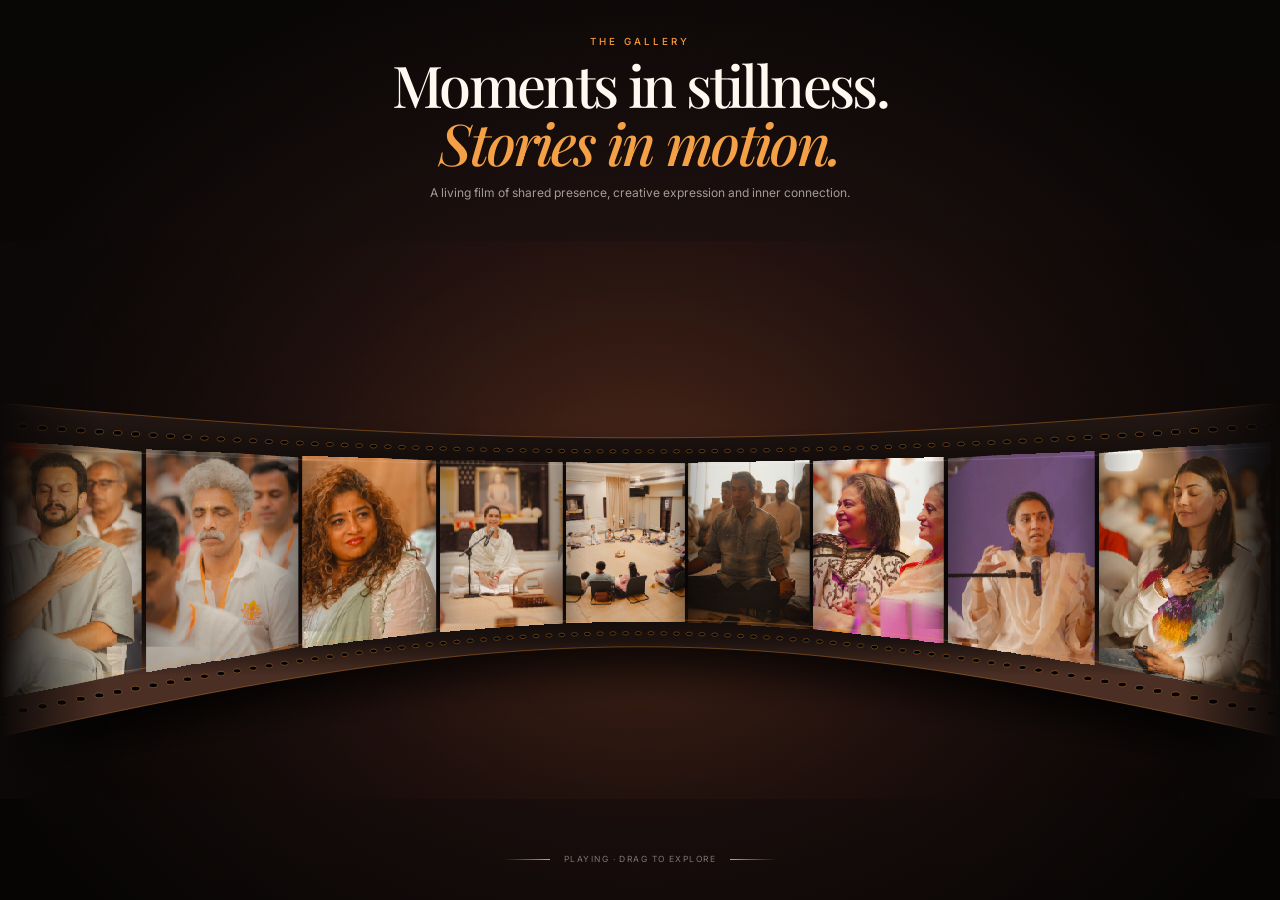
<file: gallery/index.html>
<!doctype html>
<html lang="en"><head><meta charset="utf-8"><meta name="viewport" content="width=device-width,initial-scale=1"><meta name="theme-color" content="#110d0c"><title>Gallery | Vaishvik Adhyatmik Chitranagari Samiti</title><link rel="preconnect" href="https://fonts.googleapis.com"><link rel="preconnect" href="https://fonts.gstatic.com" crossorigin><link href="https://fonts.googleapis.com/css2?family=Inter:wght@300;400;500&family=Playfair+Display:ital,wght@0,500;1,500&display=swap" rel="stylesheet">
<style>
:root{--cream:#fff8f1;--gold:#f79936;--night:#110d0c;--serif:"Playfair Display",Georgia,serif;--sans:"Inter",Arial,sans-serif}*{box-sizing:border-box}html,body{margin:0;min-height:100%;background:var(--night);color:var(--cream);font-family:var(--sans)}body{overflow:hidden}.stage{position:relative;min-height:100svh;display:grid;grid-template-rows:auto 1fr auto;overflow:hidden;isolation:isolate;background:radial-gradient(ellipse at 50% 58%,#512b21 0,#241513 39%,#0b0807 79%)}.stage:before{content:"";position:absolute;inset:0;z-index:-1;background:linear-gradient(rgba(17,13,12,.7),rgba(17,13,12,.94)),url("../assets/extracted/paper-texture.webp") center/900px auto;mix-blend-mode:soft-light;opacity:.5}.intro{position:relative;z-index:2;width:min(900px,calc(100% - 36px));margin:auto;padding:clamp(24px,4vh,46px) 0 0;text-align:center}.eyebrow{margin:0 0 9px;color:var(--gold);font-size:.61rem;font-weight:500;letter-spacing:.3em;text-transform:uppercase}h1{margin:0;font-family:var(--serif);font-size:clamp(2.1rem,4.5vw,4.7rem);font-weight:500;line-height:1;letter-spacing:-.045em;text-wrap:balance}h1 em{color:#f4a046;font-weight:500}.lede{max-width:530px;margin:12px auto 0;color:rgba(255,248,241,.6);font-size:.75rem;line-height:1.65}.gallery{position:relative;align-self:center;width:100%;height:clamp(430px,62vh,650px);overflow:hidden;cursor:grab;touch-action:pan-y;user-select:none}.gallery.dragging{cursor:grabbing}.gallery:before,.gallery:after{content:"";position:absolute;z-index:2;inset:0 auto 0 0;width:8vw;background:linear-gradient(90deg,#0b0807,transparent);pointer-events:none}.gallery:after{left:auto;right:0;transform:scaleX(-1)}canvas{display:block;width:100%;height:100%}.sr-only{position:absolute;width:1px;height:1px;padding:0;margin:-1px;overflow:hidden;clip:rect(0,0,0,0);white-space:nowrap;border:0}.footer{position:relative;z-index:2;display:flex;align-items:center;justify-content:center;gap:14px;min-height:62px;padding:0 20px 20px;color:rgba(255,248,241,.45);font-size:.53rem;letter-spacing:.17em;text-transform:uppercase}.footer:before,.footer:after{content:"";width:46px;height:1px;background:linear-gradient(90deg,transparent,var(--gold))}.footer:after{transform:scaleX(-1)}@media(max-width:700px){.intro{padding-top:22px}.lede{max-width:330px;font-size:.68rem}.gallery{height:500px}.footer{padding-bottom:15px}}
</style></head><body><main class="stage"><header class="intro"><p class="eyebrow">The gallery</p><h1>Moments in stillness. <em>Stories in motion.</em></h1><p class="lede">A living film of shared presence, creative expression and inner connection.</p></header><section class="gallery" id="gallery" tabindex="0" aria-label="Continuous cinematic photograph gallery. Use left and right arrow keys to explore."><canvas id="filmCanvas" aria-hidden="true"></canvas><div class="sr-only" id="accessibleGallery"></div><p class="sr-only" id="galleryLive" aria-live="polite"></p></section><div class="footer"><span id="status">Playing · drag to explore</span></div></main>
<script>
"use strict";
// Add future photographs here. Any collection size is repeated automatically to keep the roll full.
const sources=Array.from({length:9},(_,i)=>({src:`Image ${i+1}.jpg`,alt:`Gallery moment ${i+1}`}));
const gallery=document.querySelector("#gallery"),canvas=document.querySelector("#filmCanvas"),ctx=canvas.getContext("2d"),status=document.querySelector("#status"),accessible=document.querySelector("#accessibleGallery"),live=document.querySelector("#galleryLive"),reduce=matchMedia("(prefers-reduced-motion:reduce)").matches;
const pictures=sources.map((item,i)=>{const img=new Image;img.src=item.src;img.alt=item.alt;const button=document.createElement("button");button.type="button";button.textContent=`Show ${item.alt}`;button.dataset.index=i;accessible.append(button);return img});
let offset=0,last=0,dragging=false,hovering=false,startX=0,lastMoveTime=0,inertia=0,dpr=1,W=0,H=0,announced=-1;
const mod=(n,m)=>((n%m)+m)%m,baseStep=()=>W<700?164:220,depth=W<700?.235:.27,focusScale=W<700?.55:.5,filmCoordinate=x=>Math.asinh((x-W/2)*depth/(baseStep()*focusScale))/depth,curveScale=x=>Math.min(1.22,focusScale*Math.cosh(depth*filmCoordinate(x))),centerY=x=>{const q=filmCoordinate(x);return H*.54+Math.min(H*.052,q*q*H*.0025)},filmHeight=x=>(W<700?292:380)*curveScale(x),topAt=x=>centerY(x)-filmHeight(x)/2,bottomAt=x=>centerY(x)+filmHeight(x)/2;
function resize(){const r=gallery.getBoundingClientRect();dpr=Math.min(devicePixelRatio||1,2);W=r.width;H=r.height;canvas.width=Math.round(W*dpr);canvas.height=Math.round(H*dpr);canvas.style.width=W+"px";canvas.style.height=H+"px";ctx.setTransform(dpr,0,0,dpr,0,0);draw()}
function pathBand(){ctx.beginPath();for(let x=-20;x<=W+20;x+=8){const y=topAt(x);x===-20?ctx.moveTo(x,y):ctx.lineTo(x,y)}for(let x=W+20;x>=-20;x-=8)ctx.lineTo(x,bottomAt(x));ctx.closePath()}
function drawFilmBody(){ctx.save();ctx.shadowColor="rgba(0,0,0,.78)";ctx.shadowBlur=40;ctx.shadowOffsetY=25;pathBand();const body=ctx.createLinearGradient(0,H*.25,0,H*.78);body.addColorStop(0,"#432a22");body.addColorStop(.13,"#211612");body.addColorStop(.34,"#0c0807");body.addColorStop(.7,"#090605");body.addColorStop(.88,"#1c120f");body.addColorStop(1,"#4b2f24");ctx.fillStyle=body;ctx.fill();ctx.restore();pathBand();ctx.strokeStyle="rgba(247,153,54,.35)";ctx.lineWidth=1;ctx.stroke()}
/* Hyperbolic projection: x-position derivative and frame scale are the same function. This keeps every image window proportional to the continuous rails at all depths. */
function slotX(q){return W/2+baseStep()*focusScale*Math.sinh(depth*q)/depth}
function frameSlots(){const frac=offset-Math.floor(offset),base=Math.floor(offset),slots=[],overscan=W<700?W*1.4:W*.9;/* Keep at least three fully prepared frames beyond each edge so the roll never appears to spawn at the viewport. */for(let k=-14;k<=14;k++){const q=k-frac,x=slotX(q),prev=slotX(q-1),next=slotX(q+1),left=(prev+x)/2,right=(x+next)/2;if(right<-overscan||left>W+overscan)continue;slots.push({x,left,right,index:mod(base+k,pictures.length)})}return slots}
function warpedPhoto(img,left,right,rail){if(!img.complete||!img.naturalWidth)return;const mid=(left+right)/2,targetW=right-left,targetH=filmHeight(mid)-rail*2,ir=img.naturalWidth/img.naturalHeight,tr=targetW/targetH;let sx=0,sy=0,sw=img.naturalWidth,sh=img.naturalHeight;if(ir>tr){sw=sh*tr;sx=(img.naturalWidth-sw)/2}else{sh=sw/tr;sy=(img.naturalHeight-sh)/2}const slices=Math.max(14,Math.ceil(targetW/5));for(let i=0;i<slices;i++){const p0=i/slices,p1=(i+1)/slices,x0=left+targetW*p0,x1=left+targetW*p1,xm=(x0+x1)/2,localRail=Math.max(25,filmHeight(xm)*.115),y0=topAt(xm)+localRail,y1=bottomAt(xm)-localRail;ctx.drawImage(img,sx+sw*p0,sy,sw*(p1-p0)+.5,sh,x0,y0,x1-x0+1,y1-y0)}}
function drawPhotos(slots){for(const s of slots){const gap=Math.max(3,6*curveScale(s.x)),left=s.left+gap/2,right=s.right-gap/2,rail=Math.max(25,filmHeight(s.x)*.115),top=Math.max(topAt(left),topAt(right))+rail,bottom=Math.min(bottomAt(left),bottomAt(right))-rail;if(right<=left||bottom<=top)continue;ctx.save();ctx.beginPath();ctx.moveTo(left,topAt(left)+rail);ctx.lineTo(right,topAt(right)+rail);ctx.lineTo(right,bottomAt(right)-rail);ctx.lineTo(left,bottomAt(left)-rail);ctx.closePath();ctx.clip();warpedPhoto(pictures[s.index],left,right,rail);const shade=ctx.createLinearGradient(left,0,right,0);shade.addColorStop(0,"rgba(0,0,0,.26)");shade.addColorStop(.18,"rgba(34,14,8,.055)");shade.addColorStop(.55,"rgba(247,153,54,.025)");shade.addColorStop(.84,"rgba(0,0,0,.035)");shade.addColorStop(1,"rgba(0,0,0,.28)");ctx.fillStyle=shade;ctx.fillRect(left,top,right-left,bottom-top);ctx.restore()}}
function drawRails(){const holeStep=.105,start=Math.floor(offset/holeStep)-90,end=start+180;ctx.save();ctx.fillStyle="#020101";ctx.strokeStyle="rgba(247,153,54,.42)";ctx.lineWidth=.8;for(let n=start;n<=end;n++){const q=n*holeStep-offset,x=slotX(q);if(x<-40||x>W+40)continue;const s=curveScale(x),holeW=11*s,holeH=6*s;for(const y of [topAt(x)+filmHeight(x)*.065,bottomAt(x)-filmHeight(x)*.065]){ctx.beginPath();ctx.ellipse(x,y,holeW/2,holeH/2,0,0,Math.PI*2);ctx.fill();ctx.stroke()}}ctx.restore();for(const rail of ["top","bottom"]){ctx.beginPath();for(let x=0;x<=W;x+=6){const y=rail==="top"?topAt(x)+filmHeight(x)*.13:bottomAt(x)-filmHeight(x)*.13;x?ctx.lineTo(x,y):ctx.moveTo(x,y)}ctx.strokeStyle=rail==="top"?"rgba(255,255,255,.12)":"rgba(247,153,54,.3)";ctx.lineWidth=1;ctx.stroke()}}
function drawGlow(){const g=ctx.createRadialGradient(W/2,H*.55,20,W/2,H*.55,W*.48);g.addColorStop(0,"rgba(247,153,54,.08)");g.addColorStop(.55,"rgba(239,90,42,.025)");g.addColorStop(1,"transparent");ctx.fillStyle=g;ctx.fillRect(0,0,W,H)}
function draw(){if(!W)return;ctx.clearRect(0,0,W,H);drawGlow();drawFilmBody();const slots=frameSlots();drawPhotos(slots);drawRails()}
function announce(){const index=mod(Math.round(offset),sources.length);if(index!==announced){announced=index;live.textContent=`${sources[index].alt} in view`}}
function tick(t){const dt=Math.min(34,t-last||16);last=t;if(!dragging&&!document.hidden&&!reduce){offset+=(hovering?.045:.14)*dt/1000+inertia*dt;inertia*=Math.pow(.9,dt/16.67);if(Math.abs(inertia)<.00002)inertia=0}announce();draw();requestAnimationFrame(tick)}
gallery.addEventListener("pointerenter",()=>{hovering=true;status.textContent="Slow motion · drag to explore"});gallery.addEventListener("pointerleave",()=>{hovering=false;dragging=false;gallery.classList.remove("dragging");status.textContent="Playing · drag to explore"});gallery.addEventListener("pointerdown",e=>{dragging=true;inertia=0;startX=e.clientX;lastMoveTime=e.timeStamp;gallery.setPointerCapture(e.pointerId);gallery.classList.add("dragging")});gallery.addEventListener("pointermove",e=>{if(!dragging)return;const dt=Math.max(8,e.timeStamp-lastMoveTime),delta=-(e.clientX-startX)/(W<700?120:170);offset+=delta;inertia=Math.max(-.018,Math.min(.018,delta/dt));startX=e.clientX;lastMoveTime=e.timeStamp;draw()});gallery.addEventListener("pointerup",()=>{dragging=false;gallery.classList.remove("dragging")});gallery.addEventListener("keydown",e=>{if(e.key!=="ArrowLeft"&&e.key!=="ArrowRight")return;e.preventDefault();inertia=0;offset+=e.key==="ArrowRight"?1:-1;announce();draw()});accessible.addEventListener("click",e=>{const button=e.target.closest("button");if(!button)return;const target=Number(button.dataset.index),current=mod(Math.round(offset),sources.length),delta=mod(target-current+sources.length/2,sources.length)-sources.length/2;offset+=delta;announce();draw()});addEventListener("resize",resize,{passive:true});resize();requestAnimationFrame(tick);
</script></body></html>
</file>
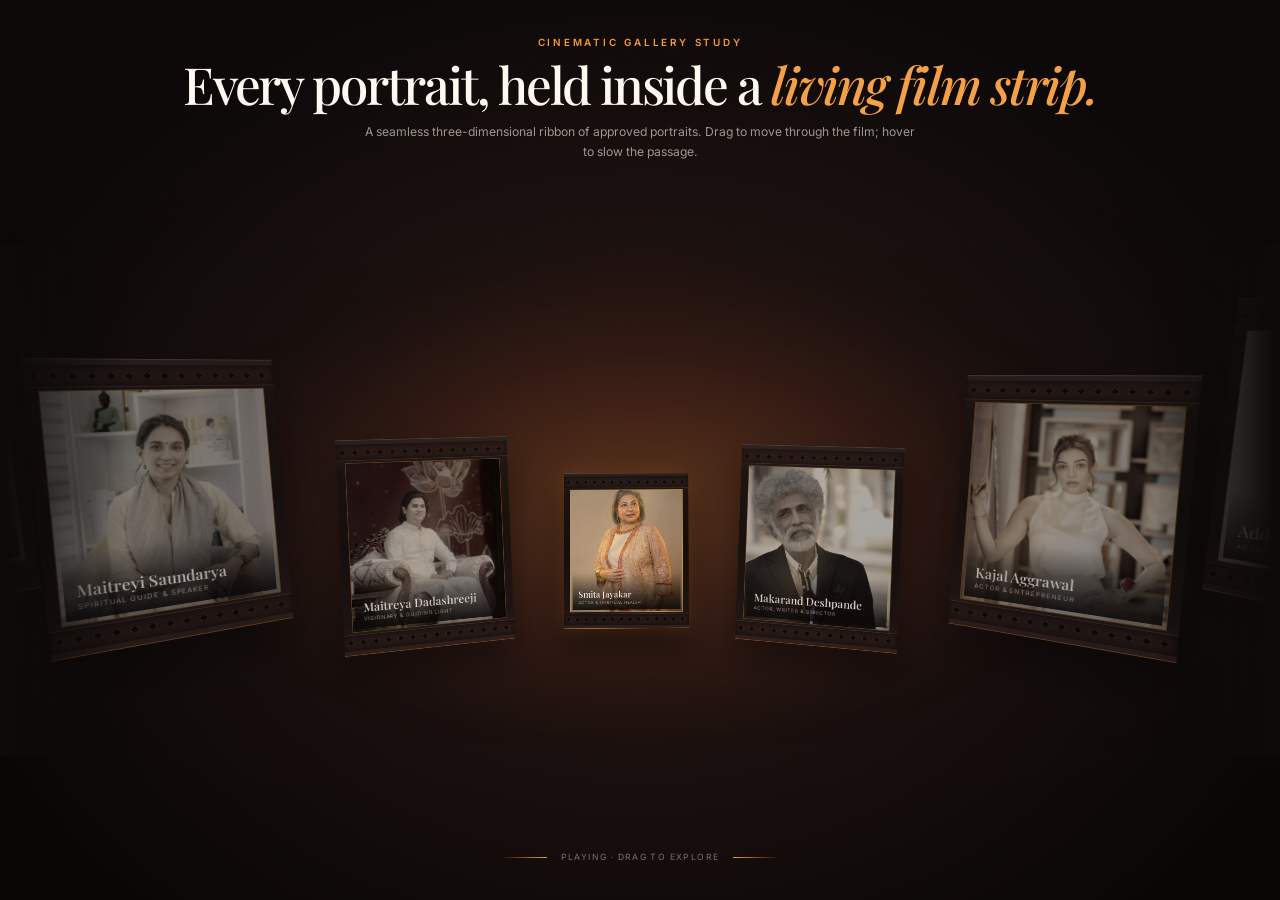
<file: film-gallery-prototype.html>
<!doctype html>
<html lang="en">
<head>
  <meta charset="utf-8"><meta name="viewport" content="width=device-width,initial-scale=1"><meta name="theme-color" content="#120e0d">
  <title>Three-dimensional Film Gallery Prototype</title>
  <link rel="preconnect" href="https://fonts.googleapis.com"><link rel="preconnect" href="https://fonts.gstatic.com" crossorigin>
  <link href="https://fonts.googleapis.com/css2?family=Inter:wght@300;400;500;600&family=Playfair+Display:ital,wght@0,500;1,500&display=swap" rel="stylesheet">
  <style>
    :root{--cream:#fff8f1;--gold:#f79936;--orange:#ef5a2a;--ink:#120e0d;--serif:"Playfair Display",Georgia,serif;--sans:"Inter",Arial,sans-serif}
    *{box-sizing:border-box}html,body{margin:0;min-height:100%;background:var(--ink);color:var(--cream);font-family:var(--sans)}body{overflow:hidden}button{font:inherit}
    .stage{position:relative;min-height:100svh;display:grid;grid-template-rows:auto 1fr auto;isolation:isolate;overflow:hidden;background:radial-gradient(ellipse at 50% 56%,#42251d 0,#211513 38%,#0d0a09 78%)}
    .stage:before{content:"";position:absolute;inset:0;z-index:-2;background:linear-gradient(rgba(17,12,11,.72),rgba(17,12,11,.92)),url("assets/extracted/paper-texture.webp") center/900px auto;mix-blend-mode:soft-light;opacity:.42}
    .stage:after{content:"";position:absolute;z-index:-1;left:50%;top:56%;width:min(72vw,920px);height:48vh;translate:-50% -50%;background:radial-gradient(ellipse,rgba(247,153,54,.2),rgba(239,90,42,.07) 42%,transparent 72%);filter:blur(34px);pointer-events:none}
    .intro{position:relative;z-index:12;width:min(980px,calc(100% - 40px));margin:auto;padding:clamp(24px,4vh,46px) 0 0;text-align:center}.eyebrow{margin:0 0 10px;color:var(--gold);font-size:.62rem;font-weight:600;letter-spacing:.28em;text-transform:uppercase}.intro h1{margin:0;font-family:var(--serif);font-size:clamp(2rem,4vw,4.2rem);font-weight:500;line-height:1.02;letter-spacing:-.04em;text-wrap:balance}.intro h1 em{color:#f4a046;font-weight:500}.lede{max-width:560px;margin:12px auto 0;color:rgba(255,248,241,.58);font-size:.76rem;line-height:1.65}
    .gallery{position:relative;align-self:center;width:100%;height:clamp(390px,57vh,610px);perspective:900px;perspective-origin:50% 47%;overflow:hidden;cursor:grab;touch-action:pan-y;user-select:none}.gallery.is-dragging{cursor:grabbing}.gallery:before,.gallery:after{content:"";position:absolute;z-index:20;inset:0 auto 0 0;width:10vw;background:linear-gradient(90deg,#0d0a09 5%,transparent);pointer-events:none}.gallery:after{left:auto;right:0;rotate:180deg}
    .ribbon{position:absolute;inset:0;transform-style:preserve-3d}.film-cell{--cell-w:clamp(190px,20vw,318px);position:absolute;left:50%;top:50%;width:var(--cell-w);height:clamp(214px,25vw,360px);border:0;padding:34px 12px;background:linear-gradient(180deg,#2c211f 0,#16100f 14%,#100c0b 50%,#1a1211 86%,#30211e 100%);box-shadow:inset 0 1px rgba(255,255,255,.16),inset 0 -1px rgba(247,153,54,.38),0 30px 60px rgba(0,0,0,.48);transform-origin:center;transform-style:preserve-3d;backface-visibility:hidden;will-change:transform,opacity;cursor:pointer}
    .film-cell:before,.film-cell:after{content:"";position:absolute;z-index:4;left:0;right:0;height:23px;background-color:#241816;background-image:radial-gradient(ellipse 6px 4px at 9px 50%,#080606 66%,rgba(247,153,54,.32) 70%,transparent 78%);background-size:18px 12px;background-repeat:repeat-x;background-position:left center;box-shadow:0 1px rgba(255,255,255,.11),inset 0 0 8px rgba(0,0,0,.72)}.film-cell:before{top:7px}.film-cell:after{bottom:7px;transform:scaleY(-1)}
    .gate{position:relative;display:block;width:100%;height:100%;overflow:hidden;background:#080606;border:1px solid rgba(247,153,54,.4);box-shadow:inset 0 0 0 5px #0e0a09,inset 0 0 32px rgba(0,0,0,.65);transform:translateZ(7px)}.gate:after{content:"";position:absolute;inset:0;background:linear-gradient(112deg,transparent 25%,rgba(255,226,174,.18) 48%,transparent 63%),linear-gradient(0deg,rgba(0,0,0,.24),transparent 35%);pointer-events:none}.film-cell img{display:block;width:100%;height:100%;object-fit:cover;object-position:center 18%;filter:grayscale(.72) sepia(.12) brightness(.72) contrast(1.08);transform:scale(1.03);transition:filter .35s ease,transform .7s cubic-bezier(.2,.8,.2,1)}
    .label{position:absolute;z-index:7;left:17px;right:17px;bottom:39px;padding:32px 12px 10px;background:linear-gradient(transparent,rgba(8,6,6,.9));text-align:left;pointer-events:none}.label strong{display:block;color:var(--cream);font-family:var(--serif);font-size:clamp(.88rem,1.35vw,1.18rem);font-weight:500;line-height:1.1}.label span{display:block;margin-top:4px;color:rgba(255,248,241,.6);font-size:.48rem;letter-spacing:.12em;text-transform:uppercase}
    .film-cell.is-focus{box-shadow:inset 0 1px rgba(255,255,255,.2),inset 0 -1px rgba(247,153,54,.62),0 0 36px rgba(247,153,54,.16),0 34px 75px rgba(0,0,0,.55)}.film-cell.is-focus img{filter:grayscale(0) saturate(1.06) brightness(.96) contrast(1.02);transform:scale(1.065)}.film-cell.is-focus .gate{border-color:rgba(255,189,85,.8)}.film-cell:focus-visible{outline:2px solid var(--gold);outline-offset:5px}.film-cell.is-focus .gate:before{content:"";position:absolute;z-index:3;inset:-30%;background:linear-gradient(108deg,transparent 38%,rgba(255,238,187,.08) 45%,rgba(255,255,255,.52) 50%,transparent 58%);translate:-120% 0;animation:glimmer 4.8s ease-in-out infinite;pointer-events:none}
    .footer{position:relative;z-index:12;display:flex;justify-content:center;align-items:center;gap:14px;min-height:64px;padding:0 20px 22px;color:rgba(255,248,241,.42);font-size:.54rem;letter-spacing:.16em;text-transform:uppercase}.footer:before,.footer:after{content:"";width:46px;height:1px;background:linear-gradient(90deg,transparent,var(--gold))}.footer:after{rotate:180deg}
    @keyframes glimmer{0%,58%{translate:-120% 0;opacity:0}66%{opacity:1}86%,100%{translate:120% 0;opacity:0}}
    @media(max-width:700px){.intro{padding-top:22px}.lede{max-width:330px;font-size:.69rem}.gallery{height:500px;perspective:720px}.film-cell{--cell-w:188px;height:256px;padding:29px 9px}.film-cell:before,.film-cell:after{height:19px;background-size:15px 10px;background-image:radial-gradient(ellipse 5px 3.5px at 7.5px 50%,#080606 66%,rgba(247,153,54,.32) 70%,transparent 78%)}.film-cell:before{top:6px}.film-cell:after{bottom:6px}.label{left:13px;right:13px;bottom:32px}.gallery:before,.gallery:after{width:5vw}.footer{padding-bottom:16px}}
    @media(prefers-reduced-motion:reduce){body{overflow:auto}.stage{min-height:100svh}.gallery{height:auto;min-height:330px;overflow-x:auto;perspective:none;padding:36px 22px;scroll-snap-type:x mandatory}.ribbon{position:relative;display:flex;gap:0;inset:auto;transform:none}.film-cell{position:relative;left:auto;top:auto;flex:0 0 min(72vw,270px);transform:none!important;opacity:1!important;scroll-snap-align:center}.film-cell img{filter:none}.film-cell.is-focus .gate:before{display:none}}
  </style>
</head>
<body>
  <main class="stage">
    <header class="intro"><p class="eyebrow">Cinematic gallery study</p><h1>Every portrait, held inside a <em>living film strip.</em></h1><p class="lede">A seamless three-dimensional ribbon of approved portraits. Drag to move through the film; hover to slow the passage.</p></header>
    <section class="gallery" id="gallery" aria-label="Continuously moving three-dimensional portrait film strip"><div class="ribbon" id="ribbon"></div></section>
    <div class="footer"><span id="status">Playing · drag to explore</span></div>
  </main>
  <script>
    "use strict";
    const people=[["Smita Jayakar","Actor & Spiritual Healer","assets/images/smita-jayakar.webp"],["Makarand Deshpande","Actor, Writer & Director","assets/images/makarand-deshpande-portrait.webp"],["Kajal Aggrawal","Actor & Entrepreneur","assets/images/kajal-aggrawal.webp"],["Addinath Kothare","Actor, Writer & Director","assets/images/addinath-kothare.webp"],["Aaditi Pohankar","Actor","assets/images/aaditi-pohankar.webp"],["Shaan Uttamsingh","Entrepreneur","assets/images/shaan-uttamsingh.webp"],["Maitreyi Saundarya","Spiritual Guide & Speaker","assets/images/maitreyi-saundarya.webp"],["Maitreya Dadashreeji","Visionary & Guiding Light","assets/images/dadashreeji.webp"]];
    const gallery=document.querySelector("#gallery"),ribbon=document.querySelector("#ribbon"),status=document.querySelector("#status"),reduced=matchMedia("(prefers-reduced-motion: reduce)").matches,repeated=[...people,...people];
    const cells=repeated.map(([name,role,src],index)=>{const cell=document.createElement("button");cell.className="film-cell";cell.type="button";cell.setAttribute("aria-label",name+", "+role);cell.innerHTML='<span class="gate"><img src="'+src+'" width="900" height="1200" alt="'+name+'" '+(index>5?'loading="lazy"':'')+'></span><span class="label"><strong>'+name+'</strong><span>'+role+'</span></span>';ribbon.append(cell);return cell});
    let offset=0,last=0,dragging=false,hovering=false,startX=0,focus=-1;const wrap=(v,size)=>((v%size)+size)%size;
    function layout(){if(reduced)return;const w=gallery.clientWidth,mobile=w<700,spacing=mobile?176:Math.max(218,Math.min(292,w/5.2)),cycle=spacing*cells.length,range=w*.82+spacing;let nearest={distance:Infinity,index:0};cells.forEach((cell,index)=>{let x=wrap(index*spacing+offset+range,cycle)-range;if(x>range-spacing)x-=cycle;const n=Math.max(-1.35,Math.min(1.35,x/(w*.5))),a=Math.min(1,Math.abs(n)),y=(mobile?76:122)*(1-a*a)-(mobile?24:42),z=-(1-a)*(mobile?230:390),scale=(mobile?.72:.68)+a*(mobile?.2:.34),ry=-n*(mobile?42:52),rz=n*(mobile?4.2:6),opacity=Math.max(.12,.98-a*.35);cell.style.transform='translate3d(calc(-50% + '+x+'px),calc(-50% + '+y+'px),'+z+'px) rotateY('+ry+'deg) rotateZ('+rz+'deg) scale('+scale+')';cell.style.opacity=opacity;cell.style.zIndex=String(Math.round(a*100));if(Math.abs(x)<nearest.distance)nearest={distance:Math.abs(x),index}});if(nearest.index!==focus){cells[focus]?.classList.remove("is-focus");focus=nearest.index;cells[focus].classList.add("is-focus")}}
    function tick(time){const dt=Math.min(34,time-last||16);last=time;if(!dragging&&!document.hidden)offset-=(hovering?8:30)*dt/1000;layout();requestAnimationFrame(tick)}
    gallery.addEventListener("pointerenter",()=>{hovering=true;status.textContent="Slow motion · drag to explore"});gallery.addEventListener("pointerleave",()=>{hovering=false;dragging=false;gallery.classList.remove("is-dragging");status.textContent="Playing · drag to explore"});gallery.addEventListener("pointerdown",e=>{dragging=true;startX=e.clientX;gallery.classList.add("is-dragging");gallery.setPointerCapture(e.pointerId)});gallery.addEventListener("pointermove",e=>{if(!dragging)return;offset+=e.clientX-startX;startX=e.clientX;layout()});gallery.addEventListener("pointerup",()=>{dragging=false;gallery.classList.remove("is-dragging")});cells.forEach((cell,index)=>cell.addEventListener("click",()=>{if(reduced)return;const w=gallery.clientWidth,spacing=w<700?176:Math.max(218,Math.min(292,w/5.2)),cycle=spacing*cells.length,current=wrap(index*spacing+offset+cycle/2,cycle)-cycle/2;offset-=current;layout()}));addEventListener("resize",layout,{passive:true});if(reduced)cells[0]?.classList.add("is-focus");else requestAnimationFrame(tick);
  </script>
</body>
</html>
</file>
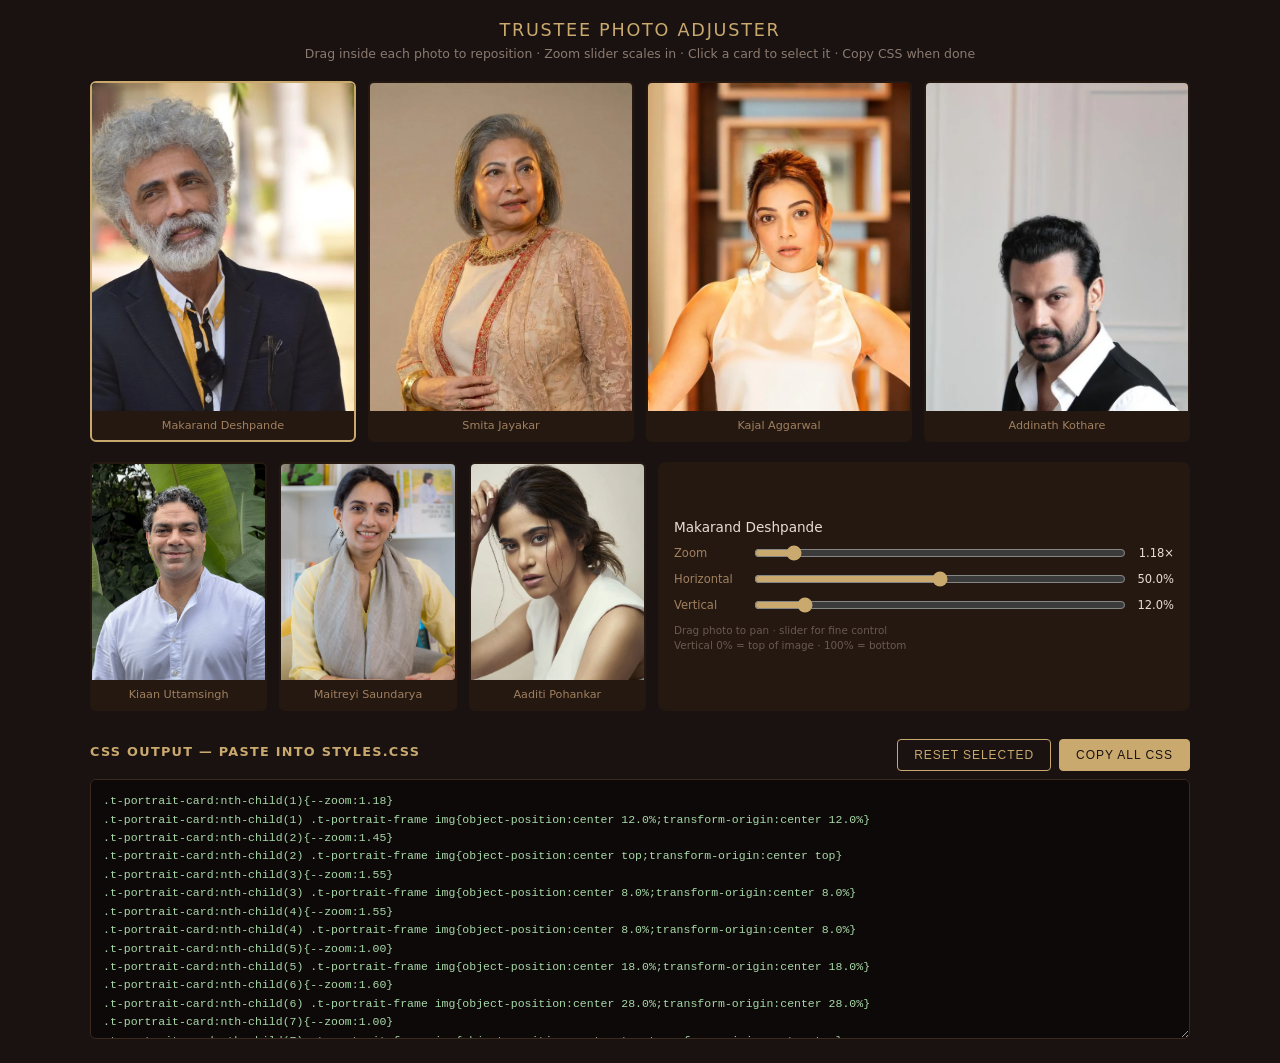
<file: trustee-adjuster.html>
<!DOCTYPE html>
<html lang="en">
<head>
<meta charset="UTF-8">
<title>Trustee Photo Adjuster</title>
<style>
*{box-sizing:border-box;margin:0;padding:0}
body{font-family:system-ui,sans-serif;background:#1a1210;color:#e8ddd5;min-height:100vh;padding:20px}
h1{text-align:center;font-size:1.1rem;font-weight:500;letter-spacing:.1em;text-transform:uppercase;color:#c9a96e;margin-bottom:6px}
p.hint{text-align:center;font-size:.78rem;color:#8a7a70;margin-bottom:20px}
.grid{display:grid;grid-template-columns:repeat(4,1fr);gap:12px;max-width:1100px;margin:0 auto 20px}
.card{background:#251810;border-radius:6px;overflow:hidden;border:2px solid transparent;cursor:pointer;transition:border-color .2s}
.card.active{border-color:#c9a96e}
.card-label{padding:8px 10px;font-size:.7rem;text-align:center;white-space:nowrap;overflow:hidden;text-overflow:ellipsis;color:#a08060}
.frame{aspect-ratio:4/5;overflow:hidden;position:relative;background:#111;cursor:grab;user-select:none}
.frame.dragging{cursor:grabbing}
.frame .photo{position:absolute;inset:0;background-repeat:no-repeat;background-attachment:local}
.row2{display:grid;grid-template-columns:repeat(3,1fr) 3fr;gap:12px;max-width:1100px;margin:0 auto 20px}
.controls{background:#251810;border-radius:8px;padding:14px 16px;display:flex;flex-direction:column;gap:10px;justify-content:center}
.ctrl-row{display:flex;align-items:center;gap:10px;font-size:.72rem;color:#a08060}
.ctrl-row label{min-width:70px}
.ctrl-row input[type=range]{flex:1;accent-color:#c9a96e}
.ctrl-row span{min-width:38px;text-align:right;font-variant-numeric:tabular-nums;color:#e8ddd5}
.btn{padding:8px 16px;border-radius:4px;border:1px solid #c9a96e;background:transparent;color:#c9a96e;font-size:.75rem;letter-spacing:.08em;text-transform:uppercase;cursor:pointer;transition:background .2s,color .2s}
.btn:hover{background:#c9a96e;color:#1a1210}
.btn.primary{background:#c9a96e;color:#1a1210}
.btn.primary:hover{background:#e0ba80}
.output-wrap{max-width:1100px;margin:0 auto}
.output-header{display:flex;align-items:center;justify-content:space-between;margin-bottom:8px}
.output-header h2{font-size:.8rem;letter-spacing:.1em;text-transform:uppercase;color:#c9a96e}
textarea#css-out{width:100%;height:260px;background:#0d0908;border:1px solid #3a2a20;border-radius:6px;color:#a8d8a8;font-family:"Courier New",monospace;font-size:.72rem;padding:12px;resize:vertical;line-height:1.6}
.actions{display:flex;gap:8px;margin-top:8px}
.selected-name{font-size:.85rem;color:#e8ddd5;font-weight:500}
</style>
</head>
<body>
<h1>Trustee Photo Adjuster</h1>
<p class="hint">Drag inside each photo to reposition · Zoom slider scales in · Click a card to select it · Copy CSS when done</p>

<div class="grid" id="top-row"></div>
<div class="row2" id="bot-row"></div>

<div class="output-wrap">
  <div class="output-header">
    <h2>CSS Output — paste into styles.css</h2>
    <div class="actions">
      <button class="btn" onclick="resetSelected()">Reset selected</button>
      <button class="btn primary" onclick="copyCss()">Copy all CSS</button>
    </div>
  </div>
  <textarea id="css-out" readonly></textarea>
</div>

<script>
const DATA = [
  {name:"Makarand Deshpande", img:"assets/images/makarand-deshpande-portrait.webp", px:50, py:12, zoom:1.18},
  {name:"Smita Jayakar",      img:"assets/images/smita-jayakar.webp",               px:50, py:0,  zoom:1.45},
  {name:"Kajal Aggarwal",     img:"assets/images/kajal-aggrawal.webp",              px:50, py:8,  zoom:1.55},
  {name:"Addinath Kothare",   img:"assets/images/addinath-kothare.webp",            px:50, py:8,  zoom:1.55},
  {name:"Kiaan Uttamsingh",   img:"assets/images/kiaan-uttamsingh.webp",            px:50, py:18, zoom:1.0},
  {name:"Maitreyi Saundarya", img:"assets/images/maitreyi-saundarya.webp",          px:50, py:28, zoom:1.6},
  {name:"Aaditi Pohankar",    img:"assets/images/aaditi-pohankar.webp",             px:50, py:0,  zoom:1.0},
];

// Clone originals for reset
const ORIG = DATA.map(d=>({px:d.px,py:d.py,zoom:d.zoom}));

const state = DATA.map(d=>({px:d.px, py:d.py, zoom:d.zoom}));

let selectedIdx = 0;
const cards = [];

function clamp(v,mn,mx){return Math.max(mn,Math.min(mx,v))}

function applyPhoto(el, i){
  const s = state[i];
  // background-size = zoom*100% to mimic scale; background-position = direct percent
  el.style.backgroundImage = `url("${DATA[i].img}")`;
  el.style.backgroundSize  = `${(s.zoom*100).toFixed(1)}%`;
  el.style.backgroundPosition = `${s.px.toFixed(1)}% ${s.py.toFixed(1)}%`;
}

function buildCard(i, container){
  const wrap = document.createElement("div");
  wrap.className = "card" + (i===0?" active":"");
  wrap.innerHTML = `<div class="frame"><div class="photo" id="photo-${i}"></div></div><div class="card-label">${DATA[i].name}</div>`;
  container.appendChild(wrap);
  cards.push(wrap);

  const frame = wrap.querySelector(".frame");
  const photo = wrap.querySelector(".photo");
  applyPhoto(photo, i);

  // Drag
  let dragging=false, lastX=0, lastY=0;
  frame.addEventListener("mousedown", e=>{
    dragging=true; lastX=e.clientX; lastY=e.clientY;
    frame.classList.add("dragging");
    selectCard(i);
    e.preventDefault();
  });
  window.addEventListener("mousemove", e=>{
    if(!dragging) return;
    const dx = e.clientX - lastX;
    const dy = e.clientY - lastY;
    lastX=e.clientX; lastY=e.clientY;
    // Sensitivity: bigger frame = less sensitive. ~0.15% per px feels right
    const W = frame.offsetWidth, H = frame.offsetHeight;
    // Dragging RIGHT → image moves right → we see more of the LEFT → px decreases
    // Dragging DOWN  → image moves down  → we see more of the TOP  → py decreases
    // (panning the image, not the viewport)
    state[i].px = clamp(state[i].px - dx*(100/W)*0.6, 0, 100);
    state[i].py = clamp(state[i].py - dy*(100/H)*0.6, 0, 100);
    applyPhoto(photo, i);
    refreshControls();
    updateOutput();
  });
  window.addEventListener("mouseup", ()=>{ if(dragging){dragging=false; frame.classList.remove("dragging");} });

  // Touch
  let lastTX=0, lastTY=0;
  frame.addEventListener("touchstart",e=>{
    const t=e.touches[0]; lastTX=t.clientX; lastTY=t.clientY;
    selectCard(i); e.preventDefault();
  },{passive:false});
  frame.addEventListener("touchmove",e=>{
    const t=e.touches[0];
    const dx=t.clientX-lastTX, dy=t.clientY-lastTY;
    lastTX=t.clientX; lastTY=t.clientY;
    const W=frame.offsetWidth, H=frame.offsetHeight;
    state[i].px=clamp(state[i].px-dx*(100/W)*0.6,0,100);
    state[i].py=clamp(state[i].py-dy*(100/H)*0.6,0,100);
    applyPhoto(photo,i); refreshControls(); updateOutput();
    e.preventDefault();
  },{passive:false});

  wrap.addEventListener("click",()=>selectCard(i));
}

// Build controls panel (right side of bottom row)
function buildControls(){
  const panel = document.createElement("div");
  panel.className = "controls";
  panel.id = "ctrl-panel";
  panel.innerHTML = `
    <div class="selected-name" id="sel-name">Makarand Deshpande</div>
    <div class="ctrl-row">
      <label>Zoom</label>
      <input type="range" id="ctrl-zoom" min="1.0" max="3.0" step="0.01" value="1.18">
      <span id="lbl-zoom">1.18×</span>
    </div>
    <div class="ctrl-row">
      <label>Horizontal</label>
      <input type="range" id="ctrl-px" min="0" max="100" step="0.5" value="50">
      <span id="lbl-px">50%</span>
    </div>
    <div class="ctrl-row">
      <label>Vertical</label>
      <input type="range" id="ctrl-py" min="0" max="100" step="0.5" value="12">
      <span id="lbl-py">12%</span>
    </div>
    <div style="font-size:.65rem;color:#6a5a50;line-height:1.5">
      Drag photo to pan · slider for fine control<br>
      Vertical 0% = top of image · 100% = bottom
    </div>
  `;
  document.getElementById("bot-row").appendChild(panel);

  document.getElementById("ctrl-zoom").addEventListener("input", e=>{
    state[selectedIdx].zoom = parseFloat(e.target.value);
    document.getElementById("lbl-zoom").textContent = state[selectedIdx].zoom.toFixed(2)+"×";
    applyPhoto(document.getElementById(`photo-${selectedIdx}`), selectedIdx);
    updateOutput();
  });
  document.getElementById("ctrl-px").addEventListener("input", e=>{
    state[selectedIdx].px = parseFloat(e.target.value);
    document.getElementById("lbl-px").textContent = state[selectedIdx].px.toFixed(1)+"%";
    applyPhoto(document.getElementById(`photo-${selectedIdx}`), selectedIdx);
    updateOutput();
  });
  document.getElementById("ctrl-py").addEventListener("input", e=>{
    state[selectedIdx].py = parseFloat(e.target.value);
    document.getElementById("lbl-py").textContent = state[selectedIdx].py.toFixed(1)+"%";
    applyPhoto(document.getElementById(`photo-${selectedIdx}`), selectedIdx);
    updateOutput();
  });
}

function refreshControls(){
  const s = state[selectedIdx];
  document.getElementById("sel-name").textContent = DATA[selectedIdx].name;
  const zEl=document.getElementById("ctrl-zoom");
  const pxEl=document.getElementById("ctrl-px");
  const pyEl=document.getElementById("ctrl-py");
  if(zEl){
    zEl.value=s.zoom; document.getElementById("lbl-zoom").textContent=s.zoom.toFixed(2)+"×";
    pxEl.value=s.px;  document.getElementById("lbl-px").textContent=s.px.toFixed(1)+"%";
    pyEl.value=s.py;  document.getElementById("lbl-py").textContent=s.py.toFixed(1)+"%";
  }
}

function selectCard(i){
  selectedIdx=i;
  cards.forEach((c,j)=>c.classList.toggle("active",j===i));
  refreshControls();
}

function resetSelected(){
  const o=ORIG[selectedIdx];
  state[selectedIdx]={px:o.px, py:o.py, zoom:o.zoom};
  applyPhoto(document.getElementById(`photo-${selectedIdx}`), selectedIdx);
  refreshControls();
  updateOutput();
}

function updateOutput(){
  const lines = state.map((s,i)=>{
    const py = s.py===0?"top":`${s.py.toFixed(1)}%`;
    const px = s.px===50?"center":`${s.px.toFixed(1)}%`;
    const pos = `${px} ${py}`;
    return `.t-portrait-card:nth-child(${i+1}){--zoom:${s.zoom.toFixed(2)}}\n.t-portrait-card:nth-child(${i+1}) .t-portrait-frame img{object-position:${pos};transform-origin:${pos}}`;
  });
  document.getElementById("css-out").value = lines.join("\n");
}

function copyCss(){
  const ta = document.getElementById("css-out");
  ta.select();
  document.execCommand("copy");
  const btn = event.target;
  btn.textContent="Copied!";
  setTimeout(()=>btn.textContent="Copy all CSS",1800);
}

// Init
const topRow = document.getElementById("top-row");
const botRow = document.getElementById("bot-row");

// Row 1: first 4
for(let i=0;i<4;i++) buildCard(i, topRow);
// Row 2: next 3 + controls
for(let i=4;i<7;i++) buildCard(i, botRow);
buildControls();

selectCard(0);
updateOutput();
</script>
</body>
</html>
</file>
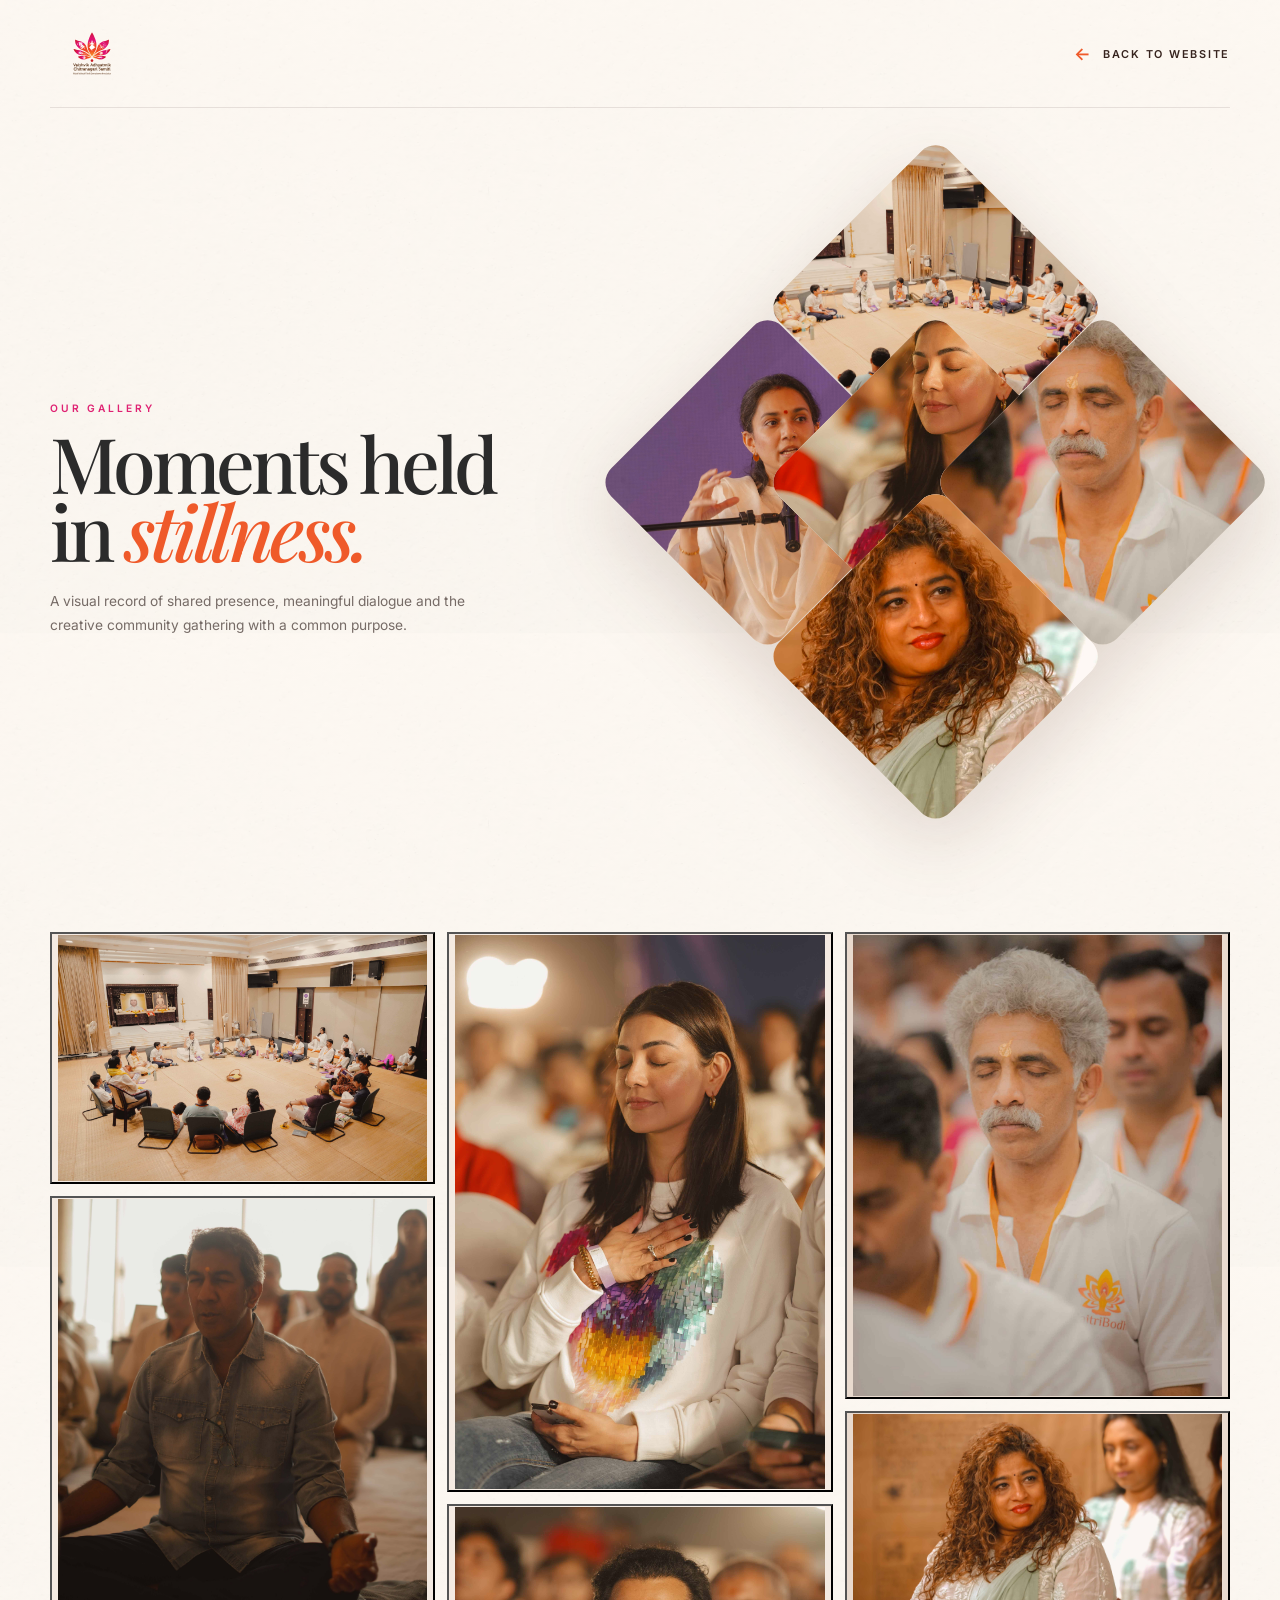
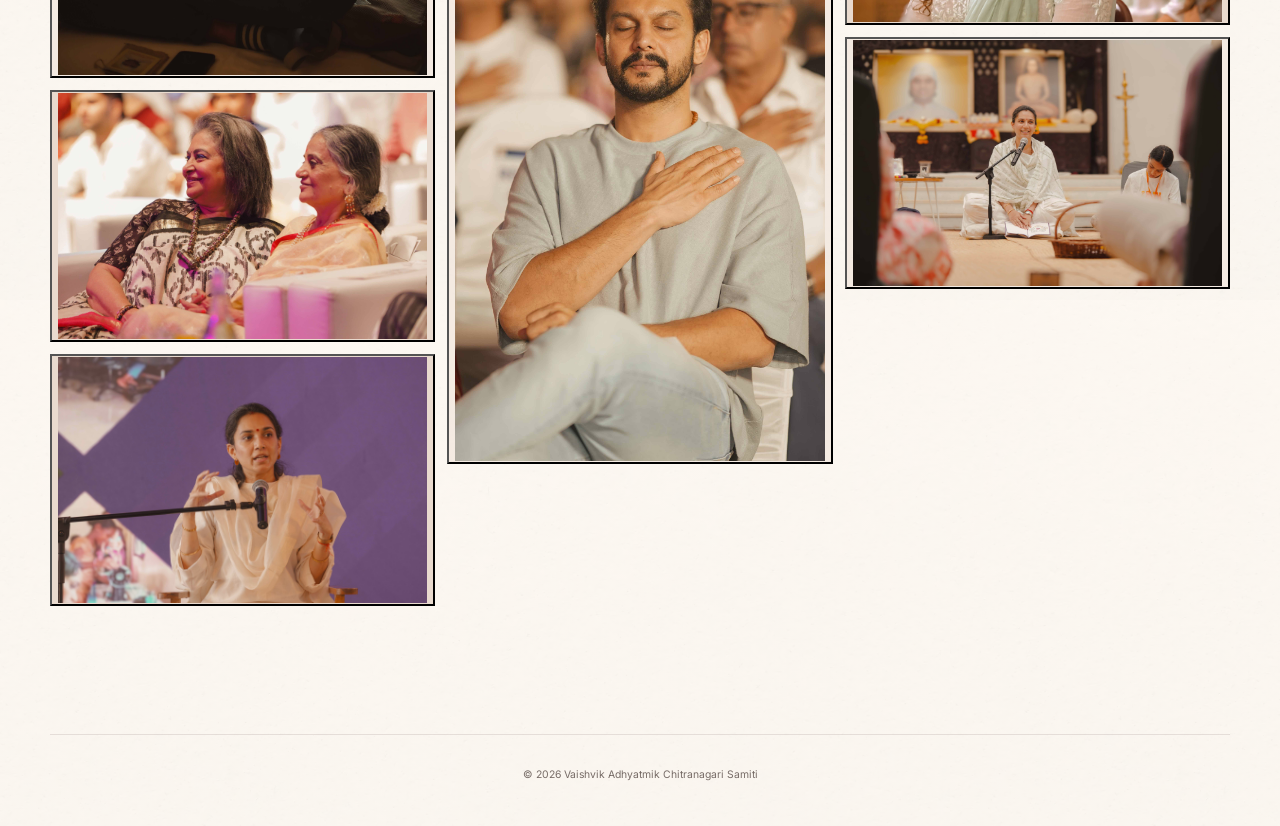
<file: gallery/all.html>
<!doctype html>
<html lang="en"><head><meta charset="utf-8"><meta name="viewport" content="width=device-width,initial-scale=1"><meta name="theme-color" content="#fff8f1"><meta name="description" content="Photographs from the Vaishvik Adhyatmik Chitranagari Samiti community."><title>Gallery | Vaishvik Adhyatmik Chitranagari Samiti</title><link rel="icon" href="../assets/brand/favicon-circle.png?v=3" type="image/png" sizes="512x512"><link rel="preconnect" href="https://fonts.googleapis.com"><link rel="preconnect" href="https://fonts.gstatic.com" crossorigin><link href="https://fonts.googleapis.com/css2?family=Inter:wght@300;400;500;600&family=Playfair+Display:ital,wght@0,500;1,500&display=swap" rel="stylesheet">
<link rel="canonical" href="https://www.vacstrust.org/gallery/all"><meta name="robots" content="index, follow, max-image-preview:large"><meta property="og:type" content="website"><meta property="og:site_name" content="Vaishvik Adhyatmik Chitranagari Samiti"><meta property="og:locale" content="en_IN"><meta property="og:url" content="https://www.vacstrust.org/gallery/all"><meta property="og:title" content="Community Gallery | Vaishvik Adhyatmik Chitranagari Samiti"><meta property="og:description" content="A visual record of gatherings, meaningful dialogue and shared presence across our creative and spiritual community."><meta property="og:image" content="https://www.vacstrust.org/gallery/Image%201.jpg"><meta name="twitter:card" content="summary_large_image"><script type="application/ld+json">{"@context":"https://schema.org","@type":"CollectionPage","name":"Community Gallery","url":"https://www.vacstrust.org/gallery/all","description":"A visual record of gatherings, meaningful dialogue and shared presence across our creative and spiritual community.","isPartOf":{"@type":"WebSite","url":"https://www.vacstrust.org/"}}</script><link rel="stylesheet" href="full-gallery.css?v=2">
<link rel="stylesheet" href="full-gallery.css?v=3">
<style>
:root{--cream:#fff8f1;--paper:#fdf1e6;--orange:#ef5a2a;--magenta:#df2172;--gold:#f79936;--ink:#2b2b2b;--muted:#766b66;--brown:#36231e;--serif:"Playfair Display",Georgia,serif;--sans:"Inter",Arial,sans-serif;--ease:cubic-bezier(.22,1,.36,1)}*{box-sizing:border-box}html{scroll-behavior:smooth}body{margin:0;overflow-x:hidden;background:var(--cream);background-image:linear-gradient(rgba(255,248,241,.84),rgba(255,248,241,.84)),url("../assets/extracted/paper-texture.webp");background-size:auto,950px auto;color:var(--ink);font-family:var(--sans)}button,a{font:inherit}.shell{width:min(1180px,calc(100% - 48px));margin-inline:auto}.gallery-header{display:flex;align-items:center;justify-content:space-between;min-height:108px;border-bottom:1px solid rgba(54,35,30,.11)}.gallery-brand img{display:block;width:84px;height:auto}.back-link{display:inline-flex;align-items:center;gap:10px;color:var(--brown);font-size:.68rem;font-weight:600;letter-spacing:.16em;text-decoration:none;text-transform:uppercase}.back-link span{color:var(--orange);font-size:1.1rem;transition:transform .25s var(--ease)}.back-link:hover span{transform:translateX(-4px)}.gallery-hero{display:grid;grid-template-columns:minmax(300px,.8fr) minmax(480px,1.2fr);align-items:center;gap:clamp(30px,5vw,74px);min-height:560px;padding:clamp(48px,6vw,86px) 0;text-align:left}.gallery-hero-copy{position:relative;z-index:2}.eyebrow{margin:0 0 15px;color:var(--magenta);font-size:.64rem;font-weight:600;letter-spacing:.28em;text-transform:uppercase}.gallery-hero h1{max-width:600px;margin:0;font-family:var(--serif);font-size:clamp(3.4rem,6vw,6.5rem);font-weight:500;line-height:.88;letter-spacing:-.055em}.gallery-hero h1 em{color:var(--orange);font-weight:500}.gallery-hero-copy>p:last-child{max-width:470px;margin:25px 0 0;color:var(--muted);font-size:.86rem;line-height:1.75}.gallery-diamonds{position:relative;width:min(670px,58vw);aspect-ratio:1;margin-right:-14vw;filter:drop-shadow(0 25px 40px rgba(82,43,23,.17))}.gallery-diamond{position:absolute;width:36%;aspect-ratio:1;overflow:hidden;border-radius:20px;transform:rotate(45deg);background:#ead8ca;box-shadow:inset 0 0 0 1px rgba(255,248,241,.6)}.gallery-diamond img{position:absolute;left:-22%;top:-22%;width:144%;height:144%;max-width:none;object-fit:cover;transform:rotate(-45deg);filter:saturate(1.08) contrast(1.02)}.gallery-diamond:nth-child(1){left:32%;top:-2%}.gallery-diamond:nth-child(2){left:7%;top:24%}.gallery-diamond:nth-child(3){left:32%;top:24%}.gallery-diamond:nth-child(4){left:57%;top:24%}.gallery-diamond:nth-child(5){left:32%;top:50%}.gallery-diamond:nth-child(1) img{object-position:50% 56%}.gallery-diamond:nth-child(2) img{object-position:52% 40%}.gallery-diamond:nth-child(3) img{object-position:50% 35%}.gallery-diamond:nth-child(4) img{object-position:50% 40%}.gallery-diamond:nth-child(5) img{object-position:43% 43%}.photo-grid{display:grid;grid-template-columns:repeat(12,1fr);grid-auto-flow:dense;gap:12px;padding-bottom:clamp(80px,10vw,140px)}.photo-card{position:relative;grid-column:span 4;margin:0;overflow:hidden;background:#e9dace;cursor:zoom-in;aspect-ratio:4/3}.photo-card.wide{grid-column:span 8;aspect-ratio:16/9}.photo-card.tall{aspect-ratio:3/4}.photo-card img{display:block;width:100%;height:100%;object-fit:cover;filter:saturate(.94);transition:transform .65s var(--ease),filter .4s ease}.photo-card:after{content:"View";position:absolute;right:14px;bottom:14px;padding:8px 11px;background:rgba(43,28,23,.76);color:#fff8f1;font-size:.55rem;font-weight:600;letter-spacing:.16em;text-transform:uppercase;opacity:0;transform:translateY(5px);transition:opacity .25s ease,transform .25s var(--ease)}.photo-card:hover img{transform:scale(1.025);filter:saturate(1.06)}.photo-card:hover:after{opacity:1;transform:none}.gallery-footer{padding:32px 0 42px;border-top:1px solid rgba(54,35,30,.11);color:var(--muted);font-size:.65rem;line-height:1.6;text-align:center}.lightbox{position:fixed;inset:0;z-index:100;display:grid;place-items:center;padding:32px;background:rgba(22,13,11,.94);border:0;width:100%;height:100%;max-width:none;max-height:none}.lightbox[hidden]{display:none}.lightbox img{display:block;max-width:min(1180px,94vw);max-height:88vh;width:auto;height:auto;object-fit:contain;box-shadow:0 35px 100px rgba(0,0,0,.5)}.lightbox-close{position:fixed;top:20px;right:22px;width:44px;height:44px;border:1px solid rgba(255,248,241,.35);border-radius:50%;background:transparent;color:#fff8f1;font-size:1.35rem;cursor:pointer}.lightbox-close:hover{background:var(--orange);border-color:var(--orange)}@media(max-width:900px){.gallery-hero{grid-template-columns:1fr;min-height:0;text-align:center}.gallery-hero h1,.gallery-hero-copy>p:last-child{margin-inline:auto}.gallery-diamonds{width:min(650px,105vw);margin:-8px auto -2vw}.photo-card{grid-column:span 6}.photo-card.wide{grid-column:span 12}}@media(max-width:560px){.shell{width:min(100% - 28px,1180px)}.gallery-header{min-height:88px}.gallery-brand img{width:67px}.gallery-hero{gap:18px;padding:52px 0 40px}.gallery-hero h1{font-size:clamp(3rem,16vw,4.4rem)}.gallery-hero-copy>p:last-child{font-size:.82rem}.gallery-diamonds{width:112vw;margin-left:50%;transform:translateX(-50%)}.gallery-diamond{border-radius:13px}.photo-grid{grid-template-columns:1fr;gap:9px}.photo-card,.photo-card.wide{grid-column:auto;aspect-ratio:4/3}.photo-card.tall{aspect-ratio:3/4}.photo-card:after{display:none}.lightbox{padding:14px}.lightbox-close{top:12px;right:12px}}@media(prefers-reduced-motion:reduce){html{scroll-behavior:auto}.photo-card img,.photo-card:after,.back-link span{transition:none}}
</style></head><body><header class="gallery-header shell"><a class="gallery-brand" href="../index.html" aria-label="Return to the main website"><img src="../assets/brand/vacs-logo.svg" width="276" height="253" alt="Vaishvik Adhyatmik Chitranagari Samiti"></a><a class="back-link" href="../index.html#gallery-preview"><span aria-hidden="true">←</span> Back to website</a></header><main><section class="gallery-hero shell"><div class="gallery-hero-copy"><p class="eyebrow">Our gallery</p><h1>Moments held in <em>stillness.</em></h1><p>A visual record of shared presence, meaningful dialogue and the creative community gathering with a common purpose.</p></div><div class="gallery-diamonds" aria-hidden="true"><figure class="gallery-diamond"><img src="Image 1.jpg" alt=""></figure><figure class="gallery-diamond"><img src="Image 4.jpg" alt=""></figure><figure class="gallery-diamond"><img src="Image 5.jpg" alt=""></figure><figure class="gallery-diamond"><img src="Image 7.jpg" alt=""></figure><figure class="gallery-diamond"><img src="Image 8.jpg" alt=""></figure></div></section><section class="photo-grid shell" aria-label="Community photographs">
<button class="photo-card wide" type="button"><img src="Image 1.jpg" width="1600" height="1067" alt="A reflective gathering moment" loading="eager"></button>
<button class="photo-card tall" type="button"><img src="Image 2.jpg" width="1600" height="1067" alt="A speaker sharing with the gathering" loading="lazy"></button>
<button class="photo-card" type="button"><img src="Image 3.jpg" width="1600" height="1067" alt="A community session in progress" loading="lazy"></button>
<button class="photo-card" type="button"><img src="Image 4.jpg" width="1600" height="1067" alt="A quiet moment during the programme" loading="lazy"></button>
<button class="photo-card wide" type="button"><img src="Image 5.jpg" width="1600" height="1067" alt="Participants gathered in conversation" loading="lazy"></button>
<button class="photo-card tall" type="button"><img src="Image 6.jpg" width="1600" height="1067" alt="A speaker addressing the community" loading="lazy"></button>
<button class="photo-card" type="button"><img src="Image 7.jpg" width="1600" height="1067" alt="A moment of inner connection" loading="lazy"></button>
<button class="photo-card" type="button"><img src="Image 8.jpg" width="1600" height="1067" alt="A participant in quiet reflection" loading="lazy"></button>
<button class="photo-card wide" type="button"><img src="Image 9.jpg" width="1600" height="1067" alt="A shared community experience" loading="lazy"></button>
</section></main><footer class="gallery-footer shell">© <span id="year"></span> Vaishvik Adhyatmik Chitranagari Samiti</footer><div class="lightbox" id="lightbox" role="dialog" aria-modal="true" aria-label="Expanded photograph" hidden><button class="lightbox-close" type="button" aria-label="Close photograph">×</button><img id="lightbox-image" alt=""></div>
<script>"use strict";document.querySelector("#year").textContent=new Date().getFullYear();const box=document.querySelector("#lightbox"),boxImage=document.querySelector("#lightbox-image"),closeButton=document.querySelector(".lightbox-close");let opener=null;function closeBox(){box.hidden=true;document.body.style.overflow="";opener?.focus()}document.querySelectorAll(".photo-card").forEach(card=>card.addEventListener("click",()=>{const image=card.querySelector("img");opener=card;boxImage.src=image.src;boxImage.alt=image.alt;box.hidden=false;document.body.style.overflow="hidden";closeButton.focus()}));closeButton.addEventListener("click",closeBox);box.addEventListener("click",event=>{if(event.target===box)closeBox()});addEventListener("keydown",event=>{if(event.key==="Escape"&&!box.hidden)closeBox()});</script></body></html>
</file>
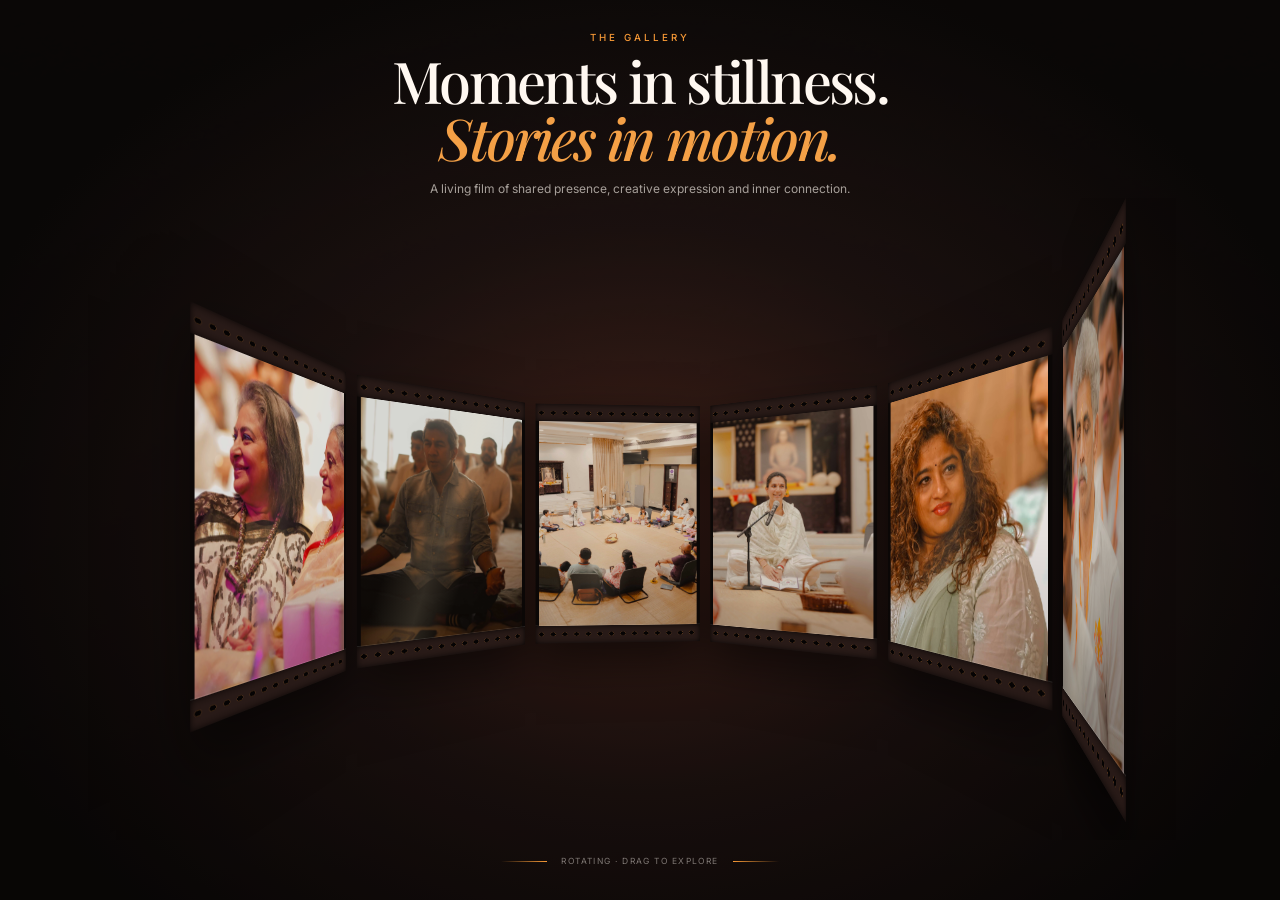
<file: gallery/carousel-improved.html>
<!doctype html>
<html lang="en"><head><meta charset="utf-8"><meta name="viewport" content="width=device-width,initial-scale=1"><meta name="theme-color" content="#110d0c"><title>3D Gallery Study | Vaishvik Adhyatmik Chitranagari Samiti</title><link rel="preconnect" href="https://fonts.googleapis.com"><link rel="preconnect" href="https://fonts.gstatic.com" crossorigin><link href="https://fonts.googleapis.com/css2?family=Inter:wght@300;400;500&family=Playfair+Display:ital,wght@0,500;1,500&display=swap" rel="stylesheet">
<style>
:root{--cream:#fff8f1;--gold:#f79936;--night:#110d0c;--serif:"Playfair Display",Georgia,serif;--sans:"Inter",Arial,sans-serif}*{box-sizing:border-box}html,body{margin:0;height:100%;background:var(--night);color:var(--cream);font-family:var(--sans)}body{overflow:hidden}.stage{position:relative;min-height:100svh;display:grid;grid-template-rows:auto 1fr auto;overflow:hidden;isolation:isolate;background:radial-gradient(ellipse at 50% 57%,#4d291f 0,#211513 39%,#0c0908 78%)}.stage:before{content:"";position:absolute;inset:0;z-index:-1;background:linear-gradient(rgba(17,13,12,.72),rgba(17,13,12,.94)),url("../assets/extracted/paper-texture.webp") center/900px auto;mix-blend-mode:soft-light;opacity:.5}.intro{position:relative;z-index:10;width:min(900px,calc(100% - 36px));margin:auto;padding:clamp(22px,3.5vh,42px) 0 0;text-align:center}.eyebrow{margin:0 0 9px;color:var(--gold);font-size:.61rem;font-weight:500;letter-spacing:.3em;text-transform:uppercase}h1{margin:0;font-family:var(--serif);font-size:clamp(2.1rem,4.5vw,4.7rem);font-weight:500;line-height:1;letter-spacing:-.045em;text-wrap:balance}h1 em{color:#f4a046;font-weight:500}.lede{max-width:530px;margin:12px auto 0;color:rgba(255,248,241,.62);font-size:.75rem;line-height:1.65}.scene{display:grid;place-items:center;overflow:hidden;perspective:42em;perspective-origin:50% 52%;mask:linear-gradient(90deg,#0000,#000 9% 91%,#0000);cursor:grab;user-select:none;touch-action:pan-y;outline:none}.scene.dragging{cursor:grabbing}.scene:focus-visible{box-shadow:inset 0 0 0 2px rgba(247,153,54,.65)}.ring{display:grid;place-self:center;transform-style:preserve-3d;will-change:transform}.card{--w:clamp(230px,20vw,300px);--h:clamp(275px,42vh,370px);--gap:9px;--ba:calc(1turn/var(--n));grid-area:1/1;width:var(--w);height:var(--h);padding:0;border:0;background:#130d0b;cursor:pointer;transform:rotateY(calc(var(--i)*var(--ba))) translateZ(calc(-1*(.5*var(--w) + var(--gap))/tan(.5*var(--ba))));backface-visibility:hidden;box-shadow:inset 0 1px rgba(255,255,255,.14),inset 0 -1px rgba(247,153,54,.34),0 28px 65px rgba(0,0,0,.52);transition:filter .35s ease,box-shadow .35s ease;overflow:hidden}.card[aria-current="true"]{box-shadow:inset 0 1px rgba(255,255,255,.14),inset 0 -1px rgba(247,153,54,.34),0 28px 65px rgba(0,0,0,.52)}.spr{height:27px;background-color:#281a17;background-image:radial-gradient(ellipse 6px 4px at 9px 50%,#050303 65%,rgba(247,153,54,.34) 70%,transparent 78%);background-size:18px 12px;background-repeat:repeat-x;background-position:left center;box-shadow:0 1px rgba(255,255,255,.1),inset 0 0 8px rgba(0,0,0,.78)}.spr:last-child{transform:scaleY(-1)}.gate{position:relative;height:calc(100% - 54px);overflow:hidden;border-inline:5px solid #0b0706;background:#080505}.gate:after{content:"";position:absolute;inset:0;background:linear-gradient(110deg,transparent 31%,rgba(255,236,196,.14) 49%,transparent 64%),linear-gradient(0deg,rgba(0,0,0,.16),transparent 45%);pointer-events:none}.gate img{display:block;width:100%;height:100%;object-fit:cover;filter:saturate(.98) brightness(.9) contrast(1.04);transform:scale(1.025);transition:filter .45s ease,transform .7s cubic-bezier(.2,.8,.2,1)}.card[aria-current="true"] img,.card:hover img{filter:saturate(.98) brightness(.9) contrast(1.04);transform:scale(1.025)}.footer{display:flex;align-items:center;justify-content:center;gap:14px;min-height:60px;padding:0 20px 18px;color:rgba(255,248,241,.46);font-size:.53rem;letter-spacing:.17em;text-transform:uppercase}.footer:before,.footer:after{content:"";width:46px;height:1px;background:linear-gradient(90deg,transparent,var(--gold))}.footer:after{transform:scaleX(-1)}.sr-only{position:absolute;width:1px;height:1px;padding:0;margin:-1px;overflow:hidden;clip:rect(0,0,0,0);white-space:nowrap;border:0}@media(max-width:600px){.intro{padding-top:22px}.lede{max-width:320px;font-size:.68rem}.scene{perspective:31em;mask:linear-gradient(90deg,#0000,#000 5% 95%,#0000)}.card{--w:min(66vw,238px);--h:min(39vh,292px);--gap:7px}.footer{padding-bottom:14px}}
</style></head><body><main class="stage"><header class="intro"><p class="eyebrow">The gallery</p><h1>Moments in stillness. <em>Stories in motion.</em></h1><p class="lede">A living film of shared presence, creative expression and inner connection.</p></header><section class="scene" id="scene" tabindex="0" aria-label="Three-dimensional photograph carousel. Use left and right arrow keys to explore."><div class="ring" id="ring"></div><p class="sr-only" id="live" aria-live="polite"></p></section><div class="footer"><span id="status">Rotating · drag to explore</span></div></main>
<script>
"use strict";
// Add future images only here; the ring count and geometry update automatically.
const images=Array.from({length:9},(_,i)=>({src:`Image ${i+1}.jpg`,alt:`Gallery moment ${i+1}`})),scene=document.querySelector("#scene"),ring=document.querySelector("#ring"),status=document.querySelector("#status"),live=document.querySelector("#live"),reduced=matchMedia("(prefers-reduced-motion:reduce)").matches,N=images.length,step=360/N;
ring.style.setProperty("--n",N);const cards=images.map((item,i)=>{const card=document.createElement("button");card.className="card";card.type="button";card.tabIndex=-1;card.style.setProperty("--i",i);card.setAttribute("aria-label",item.alt);card.innerHTML=`<div class="spr"></div><div class="gate"><img src="${item.src}" width="1600" height="1067" alt="${item.alt}" ${i>4?'loading="lazy"':''}></div><div class="spr"></div>`;ring.append(card);return card});
let angle=0,last=0,hovering=false,dragging=false,startX=0,lastX=0,lastMove=0,velocity=0,target=null,current=-1;const wrapDeg=v=>((v%360)+360)%360;
function nearestIndex(){return Math.round(wrapDeg(-angle)/step)%N}function updateCurrent(){const i=nearestIndex();if(i===current)return;cards[current]?.removeAttribute("aria-current");current=i;cards[i].setAttribute("aria-current","true");live.textContent=`${images[i].alt} centred`}
function frame(t){const dt=Math.min(34,t-last||16);last=t;if(!dragging){if(target!==null){let delta=((target-angle+540)%360)-180;angle+=delta*Math.min(1,dt*.012);if(Math.abs(delta)<.04){angle=target;target=null}}else if(!reduced){angle+=(hovering?.004:.012)*dt+velocity*dt;velocity*=Math.pow(.91,dt/16.67);if(Math.abs(velocity)<.00005)velocity=0}}ring.style.transform=`rotateY(${angle}deg)`;updateCurrent();requestAnimationFrame(frame)}
function centre(i){target=-i*step+Math.round((angle+i*step)/360)*360;velocity=0}cards.forEach((card,i)=>card.addEventListener("click",()=>centre(i)));scene.addEventListener("pointerenter",()=>{hovering=true;status.textContent="Slow motion · drag to explore"});scene.addEventListener("pointerleave",()=>{hovering=false;dragging=false;scene.classList.remove("dragging");status.textContent="Rotating · drag to explore"});scene.addEventListener("pointerdown",e=>{dragging=true;target=null;velocity=0;startX=lastX=e.clientX;lastMove=e.timeStamp;scene.setPointerCapture(e.pointerId);scene.classList.add("dragging")});scene.addEventListener("pointermove",e=>{if(!dragging)return;const dx=e.clientX-lastX,dt=Math.max(8,e.timeStamp-lastMove);angle+=dx*.34;velocity=Math.max(-.25,Math.min(.25,dx*.34/dt));lastX=e.clientX;lastMove=e.timeStamp});scene.addEventListener("pointerup",e=>{dragging=false;scene.classList.remove("dragging");if(Math.abs(e.clientX-startX)<5)centre(nearestIndex())});scene.addEventListener("keydown",e=>{if(e.key!=="ArrowLeft"&&e.key!=="ArrowRight")return;e.preventDefault();centre((current+(e.key==="ArrowRight"?1:-1)+N)%N)});requestAnimationFrame(frame);
</script></body></html>
</file>
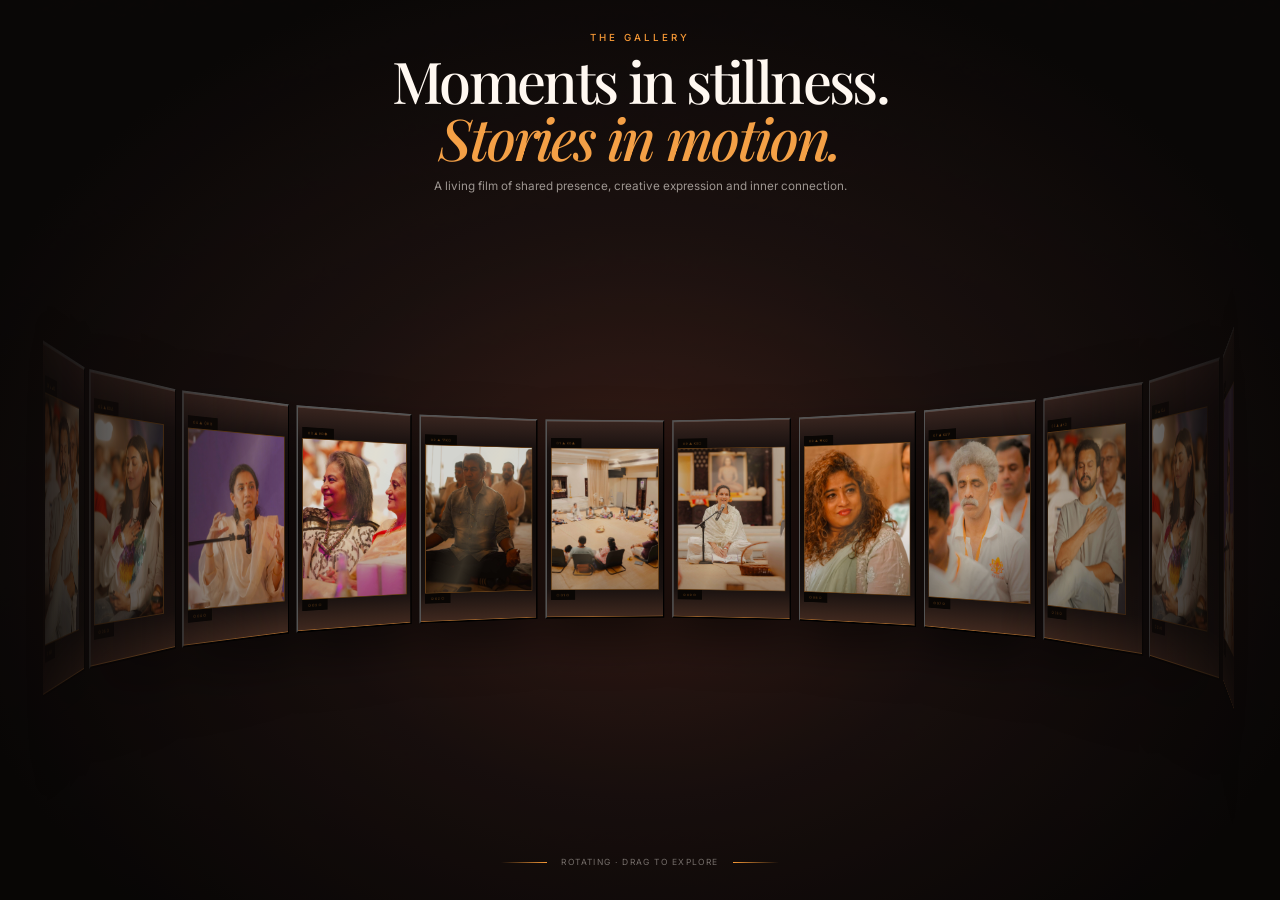
<file: gallery/carousel.html>
<!doctype html>
<html lang="en">
<head>
  <meta charset="utf-8"><meta name="viewport" content="width=device-width,initial-scale=1"><meta name="theme-color" content="#110d0c">
  <title>Gallery | Vaishvik Adhyatmik Chitranagari Samiti</title>
  <link rel="preconnect" href="https://fonts.googleapis.com"><link rel="preconnect" href="https://fonts.gstatic.com" crossorigin>
  <link href="https://fonts.googleapis.com/css2?family=Inter:wght@300;400;500&family=Playfair+Display:ital,wght@0,500;1,500&display=swap" rel="stylesheet">
  <style>
    :root{--cream:#fff8f1;--gold:#f79936;--night:#110d0c;--serif:"Playfair Display",Georgia,serif;--sans:"Inter",Arial,sans-serif}
    *,*::before,*::after{box-sizing:border-box}
    html,body{margin:0;height:100%;background:var(--night);color:var(--cream);font-family:var(--sans)}
    body{overflow:hidden}

    /* ── Stage ── */
    .stage{
      position:relative;min-height:100svh;
      display:grid;grid-template-rows:auto 1fr auto;
      overflow:hidden;isolation:isolate;
      background:radial-gradient(ellipse at 50% 57%,#48271e 0,#211513 39%,#0c0908 78%)
    }
    .stage::before{
      content:"";position:absolute;inset:0;z-index:-1;
      background:linear-gradient(rgba(17,13,12,.75),rgba(17,13,12,.94)),
                 url("../assets/extracted/paper-texture.webp") center/900px auto;
      mix-blend-mode:soft-light;opacity:.48
    }

    /* ── Header ── */
    .intro{position:relative;z-index:10;width:min(900px,calc(100% - 36px));margin:auto;padding:clamp(20px,3.5vh,42px) 0 0;text-align:center}
    .eyebrow{margin:0 0 9px;color:var(--gold);font-size:.61rem;font-weight:500;letter-spacing:.3em;text-transform:uppercase}
    h1{margin:0;font-family:var(--serif);font-size:clamp(2rem,4.5vw,4.7rem);font-weight:500;line-height:1;letter-spacing:-.045em;text-wrap:balance}
    h1 em{color:#f4a046;font-weight:500}
    .lede{max-width:530px;margin:10px auto 0;color:rgba(255,248,241,.58);font-size:.73rem;line-height:1.65}

    /* ── 3D Scene ──
       Technique from codepen.io/thebabydino/pen/dPXVyqN:
       All cards share grid-area 1/1 (stacked), each positioned via:
         rotatey(i * 360/N deg)   ← spread around Y axis
         translatez(-radius)       ← push outward into prism
       radius = (half-card-width + half-gap) / tan(half-angle-per-card)

       Key fixes vs v1:
       – perspective raised to 62em so cylinder fits within viewport
       – clip-path:inset(0) forces browsers to actually clip 3D overflow
         (overflow:hidden alone does NOT clip preserve-3d children in all browsers)
       – mask widens fade zone so side cards dissolve before the clip boundary
    */
    .scene{
      display:grid;place-items:center;
      overflow:hidden;
      clip-path:inset(0);            /* hard clip for 3D overflow */
      perspective:72em;              /* raised further to handle the larger N=18 radius */
      mask:linear-gradient(90deg,#0000,red 22% 78%,#0000);
      -webkit-mask:linear-gradient(90deg,#0000,red 22% 78%,#0000);
      cursor:grab;user-select:none;touch-action:pan-y
    }
    .scene.dragging{cursor:grabbing}

    /* 3D ring — rotation applied via JS: a3d.style.rotate = "y Xdeg" */
    .a3d{
      display:grid;place-self:center;
      transform-style:preserve-3d
    }

    /* ── Film frame card ── */
    .card{
      /* N=18 cards at 20° each — narrower so radius stays viewport-safe */
      --w:clamp(145px,13.5vw,185px);
      --h:clamp(210px,32vh,300px);
      --gap:0.45em;
      --ba:calc(1turn / var(--n));

      grid-area:1/1;            /* all cards stacked in same grid cell */
      width:var(--w);
      height:var(--h);
      display:flex;flex-direction:column;
      cursor:pointer;

      background:linear-gradient(180deg,#38251f,#17100f 15%,#0d0908 50%,#1a1210 86%,#40291f);
      box-shadow:
        inset 0 1px rgba(255,255,255,.16),
        inset 0 -1px rgba(247,153,54,.45),
        0 28px 65px rgba(0,0,0,.55);

      backface-visibility:hidden;   /* hide cards on back half of cylinder */

      /* Polygon prism formula — identical to CodePen reference */
      transform:
        rotatey(calc(var(--i) * var(--ba)))
        translatez(calc(-1 * (.5 * var(--w) + var(--gap)) / tan(.5 * var(--ba))));

      transition:box-shadow .4s ease
    }
    .card:hover{
      box-shadow:
        inset 0 1px rgba(255,255,255,.22),
        inset 0 -1px rgba(247,153,54,.62),
        0 0 0 1px rgba(247,153,54,.42),
        0 0 44px rgba(247,153,54,.18),
        0 30px 70px rgba(0,0,0,.62)
    }
    .card:focus-visible{outline:2px solid var(--gold);outline-offset:4px}

    /* ── Sprocket strip ── */
    .spr{
      flex:0 0 clamp(17px,2.8vh,24px);
      background-color:#281a17;
      background-image:radial-gradient(
        ellipse 6px 4px at 9px 50%,
        #070505 65%,rgba(247,153,54,.32) 70%,transparent 78%
      );
      background-size:18px 12px;
      background-repeat:repeat-x;
      background-position:left center;
      box-shadow:0 1px rgba(255,255,255,.11),inset 0 0 8px rgba(0,0,0,.75)
    }
    .spr.spr-b{
      transform:scaleY(-1);
      box-shadow:0 -1px rgba(255,255,255,.06),inset 0 0 8px rgba(0,0,0,.75)
    }

    /* ── Frame-edge label strip ── */
    .lbl{
      flex:0 0 clamp(11px,1.6vh,14px);
      background:#090604;
      display:flex;align-items:center;padding:0 8px;overflow:hidden
    }
    .lbl span{
      font-size:.28rem;font-weight:500;letter-spacing:.13em;
      color:rgba(247,153,54,.38);text-transform:uppercase;
      font-family:var(--sans);white-space:nowrap
    }
    .lbl.lbl-b{justify-content:flex-end}

    /* ── Gate: image window ── */
    .gate{
      flex:1;position:relative;overflow:hidden;
      background:#070505;
      border:1px solid rgba(247,153,54,.38);
      box-shadow:inset 0 0 0 5px #0d0908,inset 0 0 28px rgba(0,0,0,.65)
    }
    .gate::after{
      content:"";position:absolute;inset:0;z-index:2;pointer-events:none;
      background:
        linear-gradient(110deg,transparent 30%,rgba(255,235,190,.17) 49%,transparent 63%),
        linear-gradient(0deg,rgba(0,0,0,.22),transparent 40%)
    }

    /* Full color — no grayscale filter */
    .gate img{
      display:block;width:100%;height:100%;object-fit:cover;
      filter:brightness(.88) contrast(1.06) saturate(1.08);
      transform:scale(1.03);
      transition:filter .4s ease,transform .7s cubic-bezier(.2,.8,.2,1)
    }
    .card:hover .gate img{
      filter:brightness(1) contrast(1.04) saturate(1.12);
      transform:scale(1.07)
    }
    .card:hover .gate{border-color:rgba(255,190,88,.85)}

    /* Glimmer sweep on hover */
    .card:hover .gate::before{
      content:"";position:absolute;z-index:3;inset:-35%;
      background:linear-gradient(
        108deg,
        transparent 38%,rgba(255,238,187,.08) 45%,
        rgba(255,255,255,.48) 50%,transparent 58%
      );
      animation:glimmer 5s ease-in-out infinite;pointer-events:none
    }
    @keyframes glimmer{
      0%,58%{translate:-120%;opacity:0}
      66%{opacity:1}
      86%,100%{translate:120%;opacity:0}
    }

    /* ── Footer ── */
    .footer{
      position:relative;z-index:10;
      display:flex;align-items:center;justify-content:center;gap:14px;
      min-height:58px;padding:0 20px 18px;
      color:rgba(255,248,241,.42);font-size:.53rem;letter-spacing:.17em;text-transform:uppercase
    }
    .footer::before,.footer::after{
      content:"";width:46px;height:1px;
      background:linear-gradient(90deg,transparent,var(--gold))
    }
    .footer::after{rotate:180deg}

    /* ── Mobile ── */
    @media(max-width:600px){
      .lede{max-width:300px;font-size:.68rem}
      .card{--w:clamp(105px,28vw,140px);--h:clamp(170px,32vh,220px)}
    }

    @media(prefers-reduced-motion:reduce){
      /* Reduce spin speed handled in JS via reduced flag */
    }
    /* Equal visual weight: hover never promotes one photograph above the set. */
    .card:hover{box-shadow:inset 0 1px rgba(255,255,255,.16),inset 0 -1px rgba(247,153,54,.45),0 28px 65px rgba(0,0,0,.55)}
    .card:hover .gate img{filter:brightness(.88) contrast(1.06) saturate(1.08);transform:scale(1.03)}
    .card:hover .gate{border-color:rgba(247,153,54,.38)}
    .card:hover .gate::before{display:none}
  </style>
</head>
<body>
<main class="stage">
  <header class="intro">
    <p class="eyebrow">The gallery</p>
    <h1>Moments in stillness. <em>Stories in motion.</em></h1>
    <p class="lede">A living film of shared presence, creative expression and inner connection.</p>
  </header>

  <div class="scene" id="scene">
    <div class="a3d" id="a3d"></div>
  </div>

  <div class="footer"><span id="status">Rotating · drag to explore</span></div>
</main>

<script>
"use strict";

const IMAGES = 9;  // unique source images
const N      = 18; // two full laps → ~9 frames visible at once, 3 fade into each edge
const LABELS = ['KO▲','▽KO','KO◆','◇KO','KO△','▲KO','KO▽','▼KO','KO□'];

const scene   = document.getElementById('scene');
const a3d     = document.getElementById('a3d');
const status  = document.getElementById('status');
const reduced = matchMedia('(prefers-reduced-motion:reduce)').matches;

/* ── Build cards (N=18: images 1-9 twice) ── */
a3d.style.setProperty('--n', N);

for (let i = 0; i < N; i++) {
  const imgIdx = (i % IMAGES) + 1;          // 1-9, wraps
  const num    = String(imgIdx).padStart(2, '0');
  const label  = LABELS[i % LABELS.length];
  const card   = document.createElement('button');
  card.className = 'card';
  card.type = 'button';
  card.style.setProperty('--i', i);
  card.setAttribute('aria-label', 'Gallery moment ' + imgIdx);
  card.innerHTML =
    '<div class="spr"></div>' +
    '<div class="lbl"><span>' + num + ' ▲ ' + label + '</span></div>' +
    '<div class="gate">' +
      '<img src="Image ' + imgIdx + '.jpg"' +
      ' width="1600" height="1067"' +
      ' alt="Gallery moment ' + imgIdx + '"' +
      (i >= 6 ? ' loading="lazy"' : '') +
    '></div>' +
    '<div class="lbl lbl-b"><span>○ ' + num + ' ○</span></div>' +
    '<div class="spr spr-b"></div>';
  a3d.appendChild(card);
}

/* ── Rotation engine with momentum ──

   spinVelocity is the CURRENT rotation speed in deg/ms.
   – Auto-rotation: target speed is DEG_NORMAL or DEG_SLOW.
     spinVelocity lerps toward the target each frame, so
     speed changes (hover, drag release) happen smoothly.
   – During drag: pointermove computes instantaneous velocity
     from the drag delta and writes it directly to spinVelocity.
   – After drag: the lerp decays that velocity back toward
     auto-rotation speed, giving natural momentum.
*/
const DEG_NORMAL  = 360 / 30000;   // 30 s / rev
const DEG_SLOW    = 360 / 90000;   // 90 s / rev (hover)
const DEG_REDUCED = 360 / 120000;  // 120 s / rev

let angle        = 0;
let spinVelocity = reduced ? DEG_REDUCED : DEG_NORMAL;
let prevTs       = null;

let hovering     = false;
let dragging     = false;
let dragStartX   = 0;
let dragStartAng = 0;
let dragPrevX    = 0;
let dragPrevTs   = 0;

function frame(ts) {
  const dt = prevTs !== null ? Math.min(ts - prevTs, 50) : 16;
  prevTs = ts;

  if (!dragging) {
    /* target speed: slower when hovering, very slow for reduced-motion */
    const target = reduced ? DEG_REDUCED : hovering ? DEG_SLOW : DEG_NORMAL;
    /* lerp spinVelocity → target; factor 0.025 per ms = ~33% per frame @60fps */
    spinVelocity += (target - spinVelocity) * (1 - Math.pow(0.975, dt));
    angle += spinVelocity * dt;
  }

  a3d.style.rotate = 'y ' + angle + 'deg';
  requestAnimationFrame(frame);
}
requestAnimationFrame(frame);

/* ── Pointer events ── */
scene.addEventListener('pointerenter', () => {
  hovering = true;
  status.textContent = 'Slow motion · drag to explore';
});
scene.addEventListener('pointerleave', () => {
  hovering = false;
  dragging = false;
  scene.classList.remove('dragging');
  status.textContent = 'Rotating · drag to explore';
});

scene.addEventListener('pointerdown', e => {
  dragging     = true;
  dragStartX   = e.clientX;
  dragStartAng = angle;
  dragPrevX    = e.clientX;
  dragPrevTs   = performance.now();
  scene.setPointerCapture(e.pointerId);
  scene.classList.add('dragging');
});

scene.addEventListener('pointermove', e => {
  if (!dragging) return;
  const now = performance.now();
  const dx  = e.clientX - dragStartX;
  const newAngle = dragStartAng + dx * 0.38; /* 0.38 deg per pixel */

  /* track instantaneous velocity so momentum carries on after release */
  const dt = now - dragPrevTs;
  if (dt > 0) {
    spinVelocity = (newAngle - angle) / dt;
  }
  dragPrevX  = e.clientX;
  dragPrevTs = now;
  angle      = newAngle;
});

scene.addEventListener('pointerup', () => {
  dragging = false;
  scene.classList.remove('dragging');
  /* spinVelocity is already set to the last drag velocity;
     the lerp in frame() will smoothly blend it back to auto-speed */
});

/* ── Click to snap card to front ──
   Card i faces viewer when ring rotation = -i * (360/N) mod 360.
   We find the shortest arc from the current angle to that target.
*/
a3d.addEventListener('click', e => {
  if (Math.abs(spinVelocity) > DEG_NORMAL * 8) return; /* ignore fast fling */
  const card = e.target.closest('.card');
  if (!card) return;
  const i      = parseInt(card.style.getPropertyValue('--i'), 10);
  const target = -(i * 360 / N); /* N=18 keeps snap aligned to 20° slots */
  let delta    = ((target - angle) % 360 + 540) % 360 - 180;
  /* animate snap by boosting spinVelocity toward target, not jumping */
  /* short-cut: just set angle directly for instant snap */
  angle += delta;
  spinVelocity = 0;
});
</script>
</body>
</html>
</file>
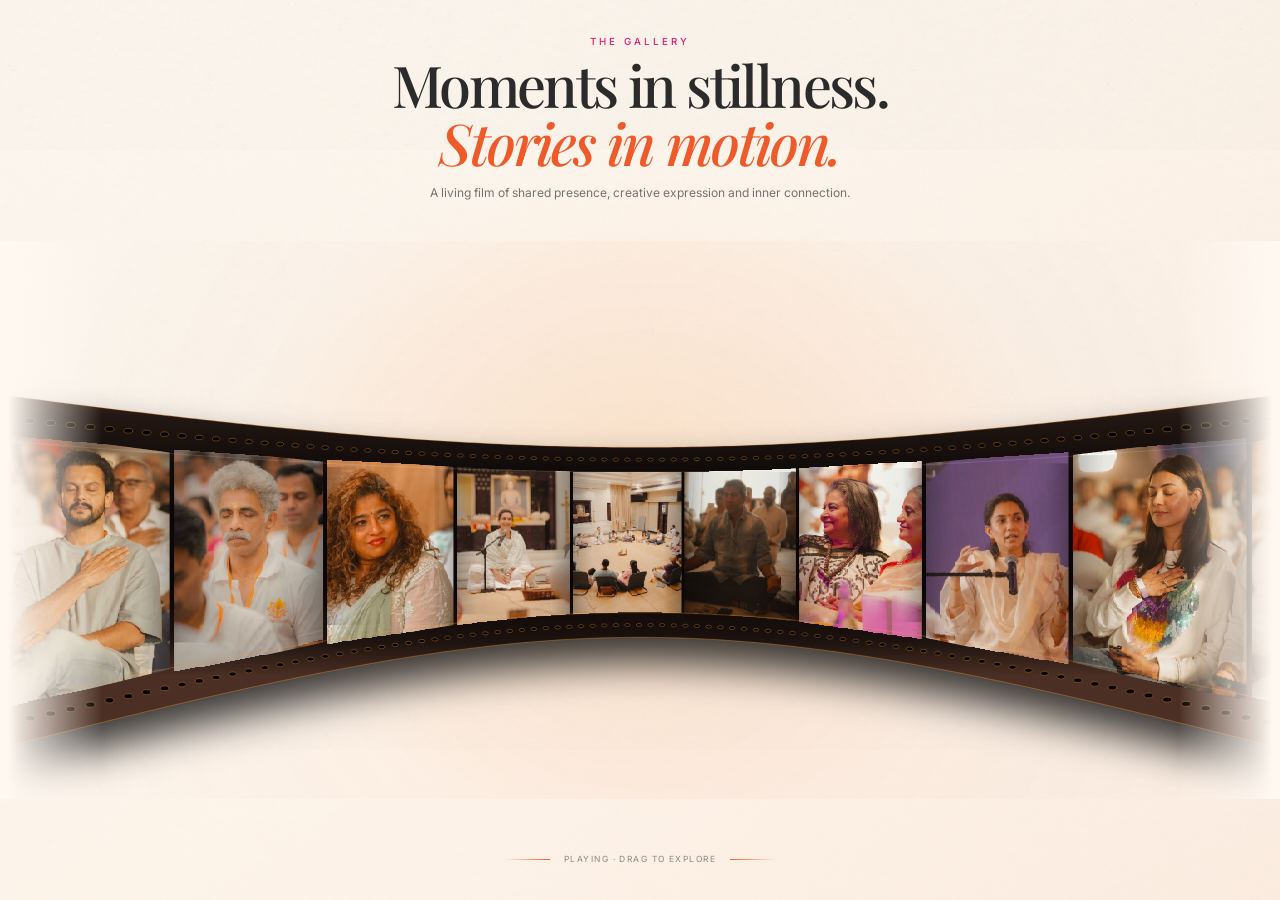
<file: gallery/index-v2.html>
<!doctype html>
<html lang="en"><head><meta charset="utf-8"><meta name="viewport" content="width=device-width,initial-scale=1"><meta name="theme-color" content="#110d0c"><title>Gallery | Vaishvik Adhyatmik Chitranagari Samiti</title><link rel="preconnect" href="https://fonts.googleapis.com"><link rel="preconnect" href="https://fonts.gstatic.com" crossorigin><link href="https://fonts.googleapis.com/css2?family=Inter:wght@300;400;500&family=Playfair+Display:ital,wght@0,500;1,500&display=swap" rel="stylesheet">
<style>
:root{--cream:#fff8f1;--gold:#f79936;--night:#110d0c;--serif:"Playfair Display",Georgia,serif;--sans:"Inter",Arial,sans-serif}*{box-sizing:border-box}html,body{margin:0;min-height:100%;background:var(--night);color:var(--cream);font-family:var(--sans)}body{overflow:hidden}.stage{position:relative;min-height:100svh;display:grid;grid-template-rows:auto 1fr auto;overflow:hidden;isolation:isolate;background:radial-gradient(ellipse at 50% 58%,#512b21 0,#241513 39%,#0b0807 79%)}.stage:before{content:"";position:absolute;inset:0;z-index:-1;background:linear-gradient(rgba(17,13,12,.7),rgba(17,13,12,.94)),url("../assets/extracted/paper-texture.webp") center/900px auto;mix-blend-mode:soft-light;opacity:.5}.intro{position:relative;z-index:2;width:min(900px,calc(100% - 36px));margin:auto;padding:clamp(24px,4vh,46px) 0 0;text-align:center}.eyebrow{margin:0 0 9px;color:var(--gold);font-size:.61rem;font-weight:500;letter-spacing:.3em;text-transform:uppercase}h1{margin:0;font-family:var(--serif);font-size:clamp(2.1rem,4.5vw,4.7rem);font-weight:500;line-height:1;letter-spacing:-.045em;text-wrap:balance}h1 em{color:#f4a046;font-weight:500}.lede{max-width:530px;margin:12px auto 0;color:rgba(255,248,241,.6);font-size:.75rem;line-height:1.65}.gallery{position:relative;align-self:center;width:100%;height:clamp(430px,62vh,650px);overflow:hidden;cursor:grab;touch-action:pan-y;user-select:none}.gallery.dragging{cursor:grabbing}.gallery:before,.gallery:after{content:"";position:absolute;z-index:2;inset:0 auto 0 0;width:8vw;background:linear-gradient(90deg,#0b0807,transparent);pointer-events:none}.gallery:after{left:auto;right:0;transform:scaleX(-1)}canvas{display:block;width:100%;height:100%}.sr-only{position:absolute;width:1px;height:1px;padding:0;margin:-1px;overflow:hidden;clip:rect(0,0,0,0);white-space:nowrap;border:0}.footer{position:relative;z-index:2;display:flex;align-items:center;justify-content:center;gap:14px;min-height:62px;padding:0 20px 20px;color:rgba(255,248,241,.45);font-size:.53rem;letter-spacing:.17em;text-transform:uppercase}.footer:before,.footer:after{content:"";width:46px;height:1px;background:linear-gradient(90deg,transparent,var(--gold))}.footer:after{transform:scaleX(-1)}@media(max-width:700px){.intro{padding-top:22px}.lede{max-width:330px;font-size:.68rem}.gallery{height:500px}.footer{padding-bottom:15px}}
</style></head><body><main class="stage"><header class="intro"><p class="eyebrow">The gallery</p><h1>Moments in stillness. <em>Stories in motion.</em></h1><p class="lede">A living film of shared presence, creative expression and inner connection.</p></header><section class="gallery" id="gallery" tabindex="0" aria-label="Continuous cinematic photograph gallery. Use left and right arrow keys to explore."><canvas id="filmCanvas" aria-hidden="true"></canvas><div class="sr-only" id="accessibleGallery"></div><p class="sr-only" id="galleryLive" aria-live="polite"></p></section><div class="footer"><span id="status">Playing · drag to explore</span></div></main>
<script>
"use strict";
/* V2 is the light, minimal brand treatment. The film remains dark brown for authenticity while the surrounding page uses the official cream paper system. */
const lightTheme=document.createElement("style");
lightTheme.textContent=`
  html,body{background:#fff8f1;color:#2b2b2b}
  .stage{background:
    radial-gradient(ellipse at 50% 55%,rgba(247,153,54,.12),transparent 46%),
    linear-gradient(135deg,#fffaf5 0%,#fff8f1 48%,#fdf0e7 100%)}
  .stage:before{background:
    linear-gradient(rgba(255,248,241,.62),rgba(255,248,241,.82)),
    url("../assets/extracted/paper-texture.webp") center/900px auto;
    mix-blend-mode:multiply;opacity:.52}
  .eyebrow{color:#df2172}
  h1{color:#2b2b2b}
  h1 em{color:#ef5a2a}
  .lede{color:rgba(43,43,43,.64)}
  .gallery:before{background:linear-gradient(90deg,#fff8f1 8%,rgba(255,248,241,0))}
  .gallery:after{background:linear-gradient(90deg,#fff8f1 8%,rgba(255,248,241,0));transform:scaleX(-1)}
  .footer{color:rgba(43,43,43,.52)}
  .footer:before,.footer:after{background:linear-gradient(90deg,transparent,#ef5a2a)}
`;
document.head.append(lightTheme);
if(new URLSearchParams(location.search).get("embed")==="1"){
  const embedTheme=document.createElement("style");
  embedTheme.textContent=`html,body{height:100%;min-height:0;background:#fff4eb}body{overflow:hidden}.stage{min-height:100%;height:100%;display:grid;grid-template-rows:1fr;background:#fff4eb}.stage:before,.intro,.footer,.gallery:before,.gallery:after{display:none!important}.gallery{height:100%;min-height:0}`;
  document.head.append(embedTheme);
}
const sources=Array.from({length:9},(_,i)=>({src:`Image ${i+1}.jpg`,alt:`Gallery moment ${i+1}`}));
const gallery=document.querySelector("#gallery"),canvas=document.querySelector("#filmCanvas"),ctx=canvas.getContext("2d"),status=document.querySelector("#status"),accessible=document.querySelector("#accessibleGallery"),live=document.querySelector("#galleryLive"),reduce=matchMedia("(prefers-reduced-motion:reduce)").matches;
const pictures=sources.map((item,i)=>{const img=new Image;img.src=item.src;img.alt=item.alt;const button=document.createElement("button");button.type="button";button.textContent=`Show ${item.alt}`;button.dataset.index=i;accessible.append(button);return img});
let offset=0,last=0,dragging=false,hovering=false,startX=0,lastMoveTime=0,inertia=0,dpr=1,W=0,H=0,announced=-1;

/* FIX 1 — depth & focusScale as reactive lets so resize() can update them.
   Previously they were const evaluated once at load time, so switching between
   mobile and desktop viewport widths mid-session gave wrong projections. */
let depth=.27,focusScale=.5;

const mod=(n,m)=>((n%m)+m)%m,
      baseStep=()=>W<700?164:220,
      filmCoordinate=x=>Math.asinh((x-W/2)*depth/(baseStep()*focusScale))/depth,
      curveScale=x=>Math.min(1.22,focusScale*Math.cosh(depth*filmCoordinate(x))),
      centerY=x=>{const q=filmCoordinate(x);return H*.54+Math.min(H*.052,q*q*H*.0025)},
      filmHeight=x=>(W<700?292:380)*curveScale(x),
      topAt=x=>centerY(x)-filmHeight(x)/2,
      bottomAt=x=>centerY(x)+filmHeight(x)/2;

function resize(){
  const r=gallery.getBoundingClientRect();
  dpr=Math.min(devicePixelRatio||1,2);
  W=r.width;H=r.height;
  /* FIX 1 continued — update on every resize */
  depth=W<700?.235:.27;
  focusScale=W<700?.55:.5;
  canvas.width=Math.round(W*dpr);
  canvas.height=Math.round(H*dpr);
  canvas.style.width=W+"px";
  canvas.style.height=H+"px";
  ctx.setTransform(dpr,0,0,dpr,0,0);
  draw();
}

function pathBand(){ctx.beginPath();for(let x=-20;x<=W+20;x+=8){const y=topAt(x);x===-20?ctx.moveTo(x,y):ctx.lineTo(x,y)}for(let x=W+20;x>=-20;x-=8)ctx.lineTo(x,bottomAt(x));ctx.closePath()}

function drawFilmBody(){ctx.save();ctx.shadowColor="rgba(0,0,0,.78)";ctx.shadowBlur=40;ctx.shadowOffsetY=25;pathBand();const body=ctx.createLinearGradient(0,H*.25,0,H*.78);body.addColorStop(0,"#432a22");body.addColorStop(.13,"#211612");body.addColorStop(.34,"#0c0807");body.addColorStop(.7,"#090605");body.addColorStop(.88,"#1c120f");body.addColorStop(1,"#4b2f24");ctx.fillStyle=body;ctx.fill();ctx.restore();pathBand();ctx.strokeStyle="rgba(247,153,54,.35)";ctx.lineWidth=1;ctx.stroke()}

function slotX(q){return W/2+baseStep()*focusScale*Math.sinh(depth*q)/depth}

function frameSlots(){const frac=offset-Math.floor(offset),base=Math.floor(offset),slots=[],overscan=W<700?W*1.4:W*.9;for(let k=-14;k<=14;k++){const q=k-frac,x=slotX(q),prev=slotX(q-1),next=slotX(q+1),left=(prev+x)/2,right=(x+next)/2;if(right<-overscan||left>W+overscan)continue;slots.push({x,left,right,index:mod(base+k,pictures.length)})}return slots}

function warpedPhoto(img,left,right,rail){if(!img.complete||!img.naturalWidth)return;const mid=(left+right)/2,targetW=right-left,targetH=filmHeight(mid)-rail*2,ir=img.naturalWidth/img.naturalHeight,tr=targetW/targetH;let sx=0,sy=0,sw=img.naturalWidth,sh=img.naturalHeight;if(ir>tr){sw=sh*tr;sx=(img.naturalWidth-sw)/2}else{sh=sw/tr;sy=(img.naturalHeight-sh)/2}const slices=Math.max(14,Math.ceil(targetW/5));for(let i=0;i<slices;i++){const p0=i/slices,p1=(i+1)/slices,x0=left+targetW*p0,x1=left+targetW*p1,xm=(x0+x1)/2,localRail=Math.max(25,filmHeight(xm)*.115),y0=topAt(xm)+localRail,y1=bottomAt(xm)-localRail;ctx.drawImage(img,sx+sw*p0,sy,sw*(p1-p0)+.5,sh,x0,y0,x1-x0+1,y1-y0)}}

/* FIX 2 — grayscale + brightness driven by distance from center.
   ctx.filter is applied before warpedPhoto so every slice inherits it.
   Center frame: grayscale 0%, brightness 100% (full colour, full light).
   Edge frames:  grayscale 75%, brightness 68% (cool, dark).
   The transition follows the same distance metric used for the shade overlay. */
function drawPhotos(slots){
  for(const s of slots){
    const gap=Math.max(3,6*curveScale(s.x)),left=s.left+gap/2,right=s.right-gap/2,
          rail=Math.max(25,filmHeight(s.x)*.115),
          top=Math.max(topAt(left),topAt(right))+rail,
          bottom=Math.min(bottomAt(left),bottomAt(right))-rail;
    if(right<=left||bottom<=top)continue;
    ctx.save();
    ctx.beginPath();
    ctx.moveTo(left,topAt(left)+rail);ctx.lineTo(right,topAt(right)+rail);
    ctx.lineTo(right,bottomAt(right)-rail);ctx.lineTo(left,bottomAt(left)-rail);
    ctx.closePath();ctx.clip();
    ctx.filter="none";
    warpedPhoto(pictures[s.index],left,right,rail);
    ctx.filter="none";
    const shade=ctx.createLinearGradient(left,0,right,0);
    shade.addColorStop(0,"rgba(0,0,0,.26)");
    shade.addColorStop(.18,"rgba(34,14,8,.055)");
    shade.addColorStop(.55,"rgba(247,153,54,.025)");
    shade.addColorStop(.84,"rgba(0,0,0,.035)");
    shade.addColorStop(1,"rgba(0,0,0,.28)");
    ctx.fillStyle=shade;ctx.fillRect(left,top,right-left,bottom-top);
    ctx.restore();
  }
}

/* FIX 3 — projector gate: a warm vertical glow at screen center
   and two faint dashed marker lines flanking the active frame window. */
function drawProjectorGate(){
  const cw=baseStep()*focusScale*.88;
  /* warm radial bloom */
  const g=ctx.createLinearGradient(W/2-cw,0,W/2+cw,0);
  g.addColorStop(0,"transparent");
  g.addColorStop(.2,`rgba(255,238,190,.018)`);
  g.addColorStop(.5,`rgba(255,245,210,.055)`);
  g.addColorStop(.8,`rgba(255,238,190,.018)`);
  g.addColorStop(1,"transparent");
  ctx.fillStyle=g;ctx.fillRect(0,0,W,H);
  /* gate marker lines */
  ctx.save();
  ctx.strokeStyle="rgba(247,153,54,.18)";
  ctx.lineWidth=1;
  ctx.setLineDash([4,4]);
  const gx=cw*.68,ty=topAt(W/2)-10,by=bottomAt(W/2)+10;
  ctx.beginPath();
  ctx.moveTo(W/2-gx,ty);ctx.lineTo(W/2-gx,by);
  ctx.moveTo(W/2+gx,ty);ctx.lineTo(W/2+gx,by);
  ctx.stroke();
  ctx.setLineDash([]);
  ctx.restore();
}

/* FIX 4 — frame number labels rendered in the top rail strip.
   Opacity fades toward edges so they don't fight the sprocket holes.
   Receives the slots array from draw() to avoid recalculating. */
function drawRails(slots){
  const holeStep=.105,start=Math.floor(offset/holeStep)-90,end=start+180;
  ctx.save();ctx.fillStyle="#020101";ctx.strokeStyle="rgba(247,153,54,.42)";ctx.lineWidth=.8;
  for(let n=start;n<=end;n++){
    const q=n*holeStep-offset,x=slotX(q);
    if(x<-40||x>W+40)continue;
    const s=curveScale(x),holeW=11*s,holeH=6*s;
    for(const y of [topAt(x)+filmHeight(x)*.065,bottomAt(x)-filmHeight(x)*.065]){
      ctx.beginPath();ctx.ellipse(x,y,holeW/2,holeH/2,0,0,Math.PI*2);ctx.fill();ctx.stroke();
    }
  }
  ctx.restore();
  for(const rail of ["top","bottom"]){
    ctx.beginPath();
    for(let x=0;x<=W;x+=6){const y=rail==="top"?topAt(x)+filmHeight(x)*.13:bottomAt(x)-filmHeight(x)*.13;x?ctx.lineTo(x,y):ctx.moveTo(x,y)}
    ctx.strokeStyle=rail==="top"?"rgba(255,255,255,.12)":"rgba(247,153,54,.3)";
    ctx.lineWidth=1;ctx.stroke();
  }
  /* frame number labels in top rail */
  if(slots&&slots.length){
    const fs=Math.max(7,Math.round(filmHeight(W/2)*.05));
    ctx.save();
    ctx.font=`${fs}px "Courier New",monospace`;
    ctx.textAlign="center";ctx.textBaseline="middle";
    for(const s of slots){
      const dist=Math.min(1,Math.abs((s.x-W/2)/(W*.48)));
      ctx.fillStyle=`rgba(247,153,54,${(.55-dist*.38).toFixed(2)})`;
      ctx.fillText(String(s.index+1).padStart(2,"0"),s.x,topAt(s.x)+filmHeight(s.x)*.068);
    }
    ctx.restore();
  }
}

function drawGlow(){const g=ctx.createRadialGradient(W/2,H*.55,20,W/2,H*.55,W*.48);g.addColorStop(0,"rgba(247,153,54,.08)");g.addColorStop(.55,"rgba(239,90,42,.025)");g.addColorStop(1,"transparent");ctx.fillStyle=g;ctx.fillRect(0,0,W,H)}

/* draw order: glow → film body → photos (with filter) → gate overlay → rails + labels */
function draw(){
  if(!W)return;
  ctx.clearRect(0,0,W,H);
  drawGlow();
  drawFilmBody();
  const slots=frameSlots();
  drawPhotos(slots);
  drawRails();
}

function announce(){const index=mod(Math.round(offset),sources.length);if(index!==announced){announced=index;live.textContent=`${sources[index].alt} in view`}}

function tick(t){const dt=Math.min(34,t-last||16);last=t;if(!dragging&&!document.hidden&&!reduce){offset+=.14*dt/1000+inertia*dt;inertia*=Math.pow(.9,dt/16.67);if(Math.abs(inertia)<.00002)inertia=0}announce();draw();requestAnimationFrame(tick)}

gallery.addEventListener("pointerleave",()=>{dragging=false;gallery.classList.remove("dragging")});
gallery.addEventListener("pointerdown",e=>{dragging=true;inertia=0;startX=e.clientX;lastMoveTime=e.timeStamp;gallery.setPointerCapture(e.pointerId);gallery.classList.add("dragging")});
gallery.addEventListener("pointermove",e=>{if(!dragging)return;const dt=Math.max(8,e.timeStamp-lastMoveTime),delta=-(e.clientX-startX)/(W<700?120:170);offset+=delta;inertia=Math.max(-.018,Math.min(.018,delta/dt));startX=e.clientX;lastMoveTime=e.timeStamp;draw()});
gallery.addEventListener("pointerup",()=>{dragging=false;gallery.classList.remove("dragging")});
gallery.addEventListener("keydown",e=>{if(e.key!=="ArrowLeft"&&e.key!=="ArrowRight")return;e.preventDefault();inertia=0;offset+=e.key==="ArrowRight"?1:-1;announce();draw()});
accessible.addEventListener("click",e=>{const button=e.target.closest("button");if(!button)return;const target=Number(button.dataset.index),current=mod(Math.round(offset),sources.length),delta=mod(target-current+sources.length/2,sources.length)-sources.length/2;offset+=delta;announce();draw()});
addEventListener("resize",resize,{passive:true});
resize();
requestAnimationFrame(tick);
</script></body></html>
</file>
<file: gallery/full-gallery.css>
/* The complete gallery respects each photograph's original composition. */
.photo-grid {
  display: block !important;
  columns: 3;
  column-gap: 12px;
}

/* Keep the photographic hero inside the mobile viewport. */
@media (max-width: 560px) {
  html,
  body {
    max-width: 100% !important;
    overflow-x: clip !important;
  }

  .gallery-hero h1 {
    font-size: clamp(2.8rem, 12.5vw, 3.4rem) !important;
    line-height: 0.91 !important;
    width: 100% !important;
    max-width: 340px !important;
  }

  .gallery-hero,
  .gallery-hero-copy {
    min-width: 0 !important;
    width: 100% !important;
  }

  .gallery-diamonds {
    width: 100vw !important;
    margin-left: 50% !important;
    transform: translateX(-50%) !important;
    overflow: hidden !important;
  }

  .gallery-diamond {
    width: 32% !important;
  }

  .gallery-diamond:nth-child(1) { left: 34% !important; top: 1% !important; }
  .gallery-diamond:nth-child(2) { left: 10% !important; top: 25% !important; }
  .gallery-diamond:nth-child(3) { left: 34% !important; top: 25% !important; }
  .gallery-diamond:nth-child(4) { left: 58% !important; top: 25% !important; }
  .gallery-diamond:nth-child(5) { left: 34% !important; top: 49% !important; }
}

.photo-card,
.photo-card.wide,
.photo-card.tall {
  display: block !important;
  width: 100% !important;
  margin: 0 0 12px !important;
  break-inside: avoid;
  aspect-ratio: auto !important;
  grid-column: auto !important;
  background: rgba(233, 218, 206, 0.42);
}

.photo-card img {
  width: 100% !important;
  height: auto !important;
  object-fit: contain !important;
}

.photo-card:hover img { transform: none !important; }

@media (max-width: 850px) {
  .photo-grid { columns: 2; }
}

@media (max-width: 560px) {
  .photo-grid { columns: 1; }

  .photo-card,
  .photo-card.wide,
  .photo-card.tall {
    aspect-ratio: auto !important;
  }
}
</file>
